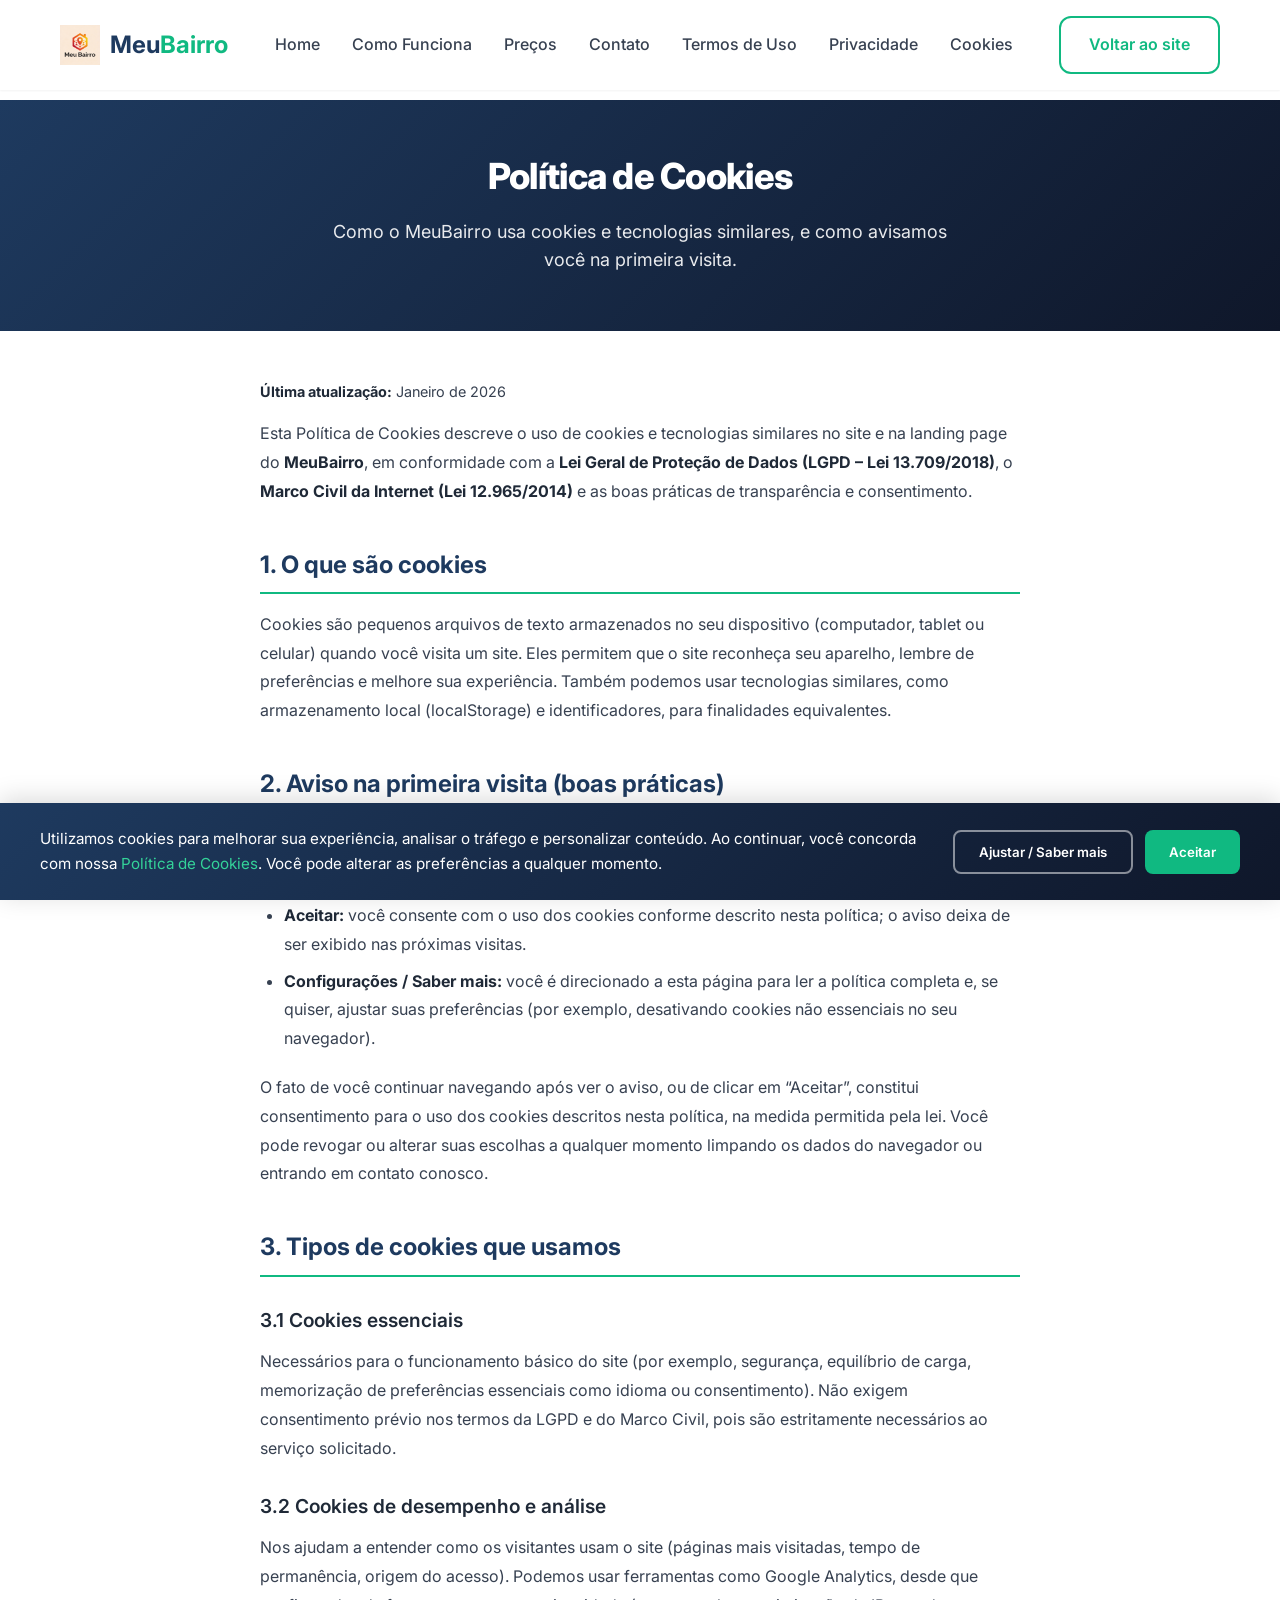
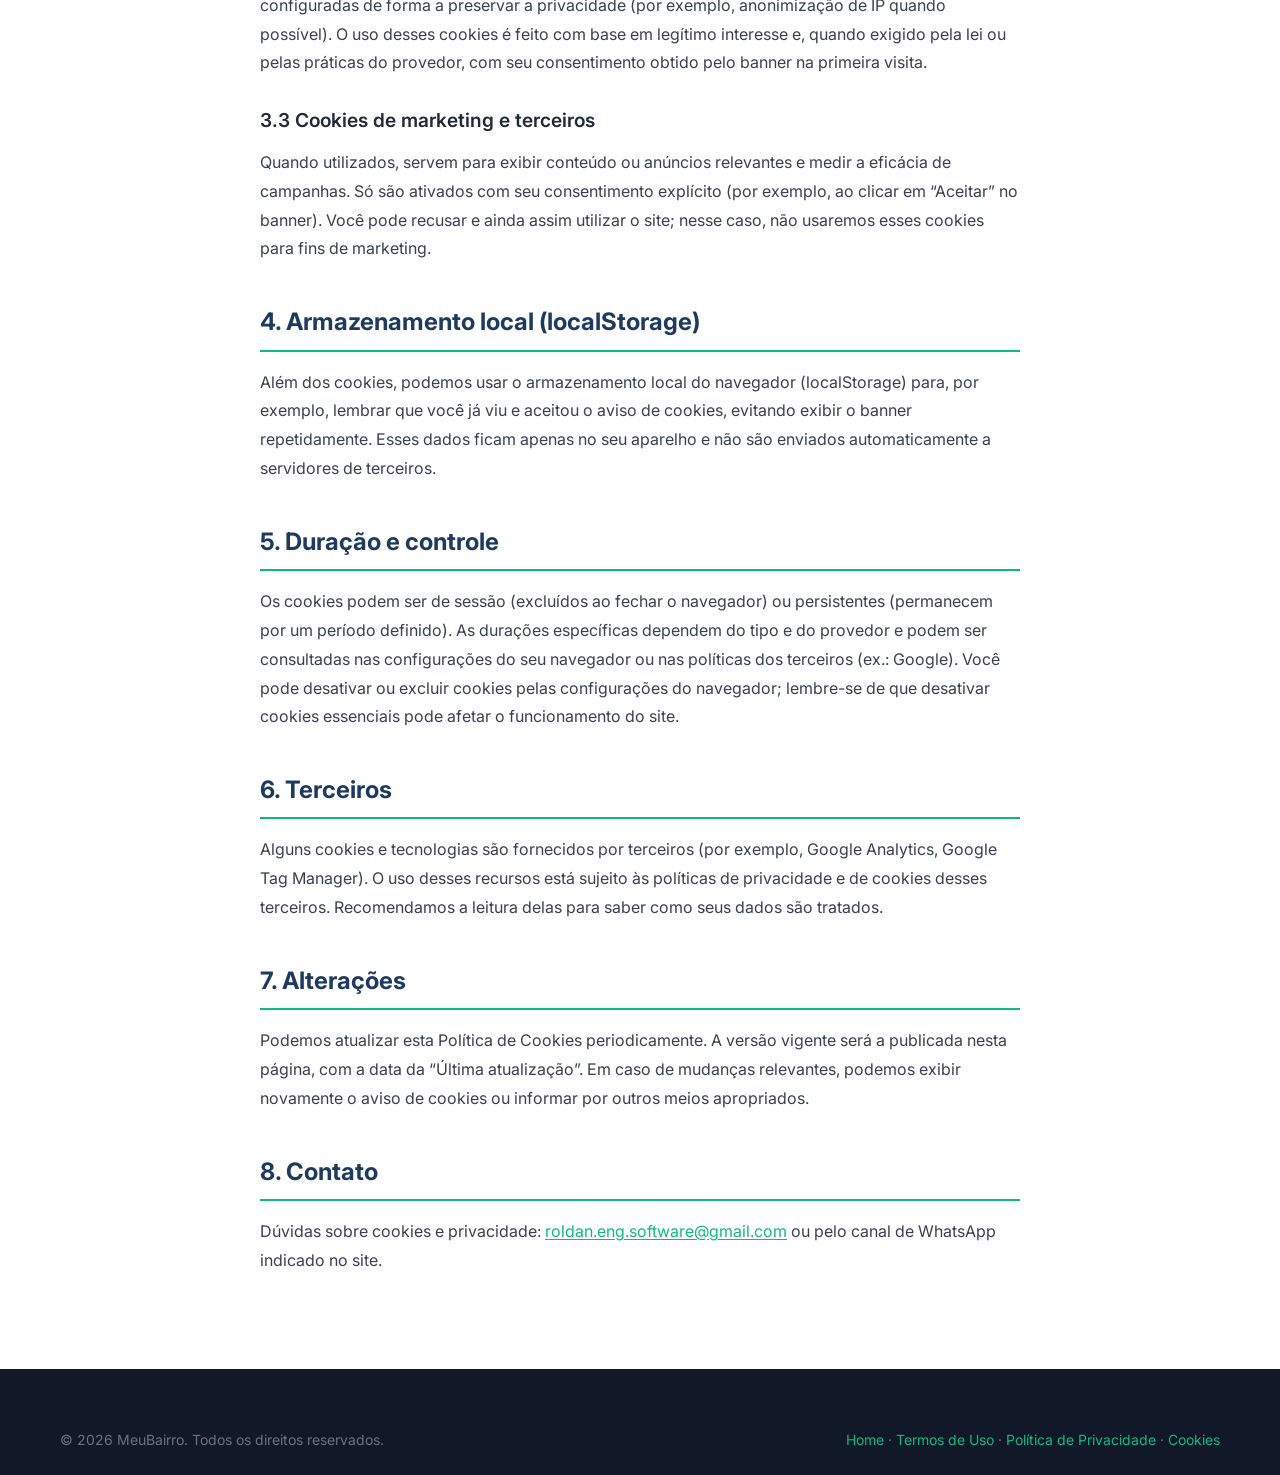
<file: cookies.html>
<!DOCTYPE html>
<html lang="pt-BR">

<head>
  <meta charset="UTF-8">
  <meta name="viewport" content="width=device-width, initial-scale=1.0">
  <meta name="description" content="Política de Cookies do MeuBairro - Uso de cookies e aviso na primeira visita.">
  <title>Cookies | MeuBairro</title>
  <link rel="icon" type="image/png" href="images/logo/logo-meubairro.png">
  <link rel="preconnect" href="https://fonts.googleapis.com">
  <link rel="preconnect" href="https://fonts.gstatic.com" crossorigin>
  <link href="https://fonts.googleapis.com/css2?family=Inter:wght@400;500;600;700;800&display=swap" rel="stylesheet">
  <link rel="stylesheet" href="css/style.css">
  <link rel="stylesheet" href="css/legal.css">
</head>

<body>
  <nav class="navbar">
    <div class="navbar-container">
      <a href="index.html" class="navbar-logo">
        <img src="images/logo/logo-meubairro.png" alt="MeuBairro Logo">
        <span>Meu<em>Bairro</em></span>
      </a>
      <ul class="navbar-menu">
        <li><a href="index.html">Home</a></li>
        <li><a href="index.html#como-funciona">Como Funciona</a></li>
        <li><a href="index.html#precos">Preços</a></li>
        <li><a href="index.html#contato">Contato</a></li>
        <li><a href="termos-de-uso.html">Termos de Uso</a></li>
        <li><a href="politica-privacidade.html">Privacidade</a></li>
        <li><a href="cookies.html">Cookies</a></li>
      </ul>
      <div class="navbar-actions">
        <a href="index.html" class="btn btn-secondary">Voltar ao site</a>
      </div>
      <div class="hamburger">
        <span></span><span></span><span></span>
      </div>
    </div>
  </nav>

  <div class="mobile-menu">
    <a href="index.html">Home</a>
    <a href="index.html#como-funciona">Como Funciona</a>
    <a href="index.html#precos">Preços</a>
    <a href="index.html#contato">Contato</a>
    <a href="termos-de-uso.html">Termos de Uso</a>
    <a href="politica-privacidade.html">Privacidade</a>
    <a href="cookies.html">Cookies</a>
    <a href="index.html" class="btn btn-secondary">Voltar ao site</a>
  </div>

  <main class="legal-page">
    <header class="legal-hero">
      <div class="container">
        <h1>Política de Cookies</h1>
        <p>Como o MeuBairro usa cookies e tecnologias similares, e como avisamos você na primeira visita.</p>
      </div>
    </header>

    <article class="legal-content">
      <p class="legal-date"><strong>Última atualização:</strong> Janeiro de 2026</p>

      <p>Esta Política de Cookies descreve o uso de cookies e tecnologias similares no site e na landing page do <strong>MeuBairro</strong>, em conformidade com a <strong>Lei Geral de Proteção de Dados (LGPD – Lei 13.709/2018)</strong>, o <strong>Marco Civil da Internet (Lei 12.965/2014)</strong> e as boas práticas de transparência e consentimento.</p>

      <h2>1. O que são cookies</h2>
      <p>Cookies são pequenos arquivos de texto armazenados no seu dispositivo (computador, tablet ou celular) quando você visita um site. Eles permitem que o site reconheça seu aparelho, lembre de preferências e melhore sua experiência. Também podemos usar tecnologias similares, como armazenamento local (localStorage) e identificadores, para finalidades equivalentes.</p>

      <h2>2. Aviso na primeira visita (boas práticas)</h2>
      <p>Quando você acessa nosso site ou landing page pela <strong>primeira vez</strong>, exibimos um aviso em destaque (banner) na parte inferior da tela informando sobre o uso de cookies e oferecendo as opções:</p>
      <ul>
        <li><strong>Aceitar:</strong> você consente com o uso dos cookies conforme descrito nesta política; o aviso deixa de ser exibido nas próximas visitas.</li>
        <li><strong>Configurações / Saber mais:</strong> você é direcionado a esta página para ler a política completa e, se quiser, ajustar suas preferências (por exemplo, desativando cookies não essenciais no seu navegador).</li>
      </ul>
      <p>O fato de você continuar navegando após ver o aviso, ou de clicar em “Aceitar”, constitui consentimento para o uso dos cookies descritos nesta política, na medida permitida pela lei. Você pode revogar ou alterar suas escolhas a qualquer momento limpando os dados do navegador ou entrando em contato conosco.</p>

      <h2>3. Tipos de cookies que usamos</h2>
      <h3>3.1 Cookies essenciais</h3>
      <p>Necessários para o funcionamento básico do site (por exemplo, segurança, equilíbrio de carga, memorização de preferências essenciais como idioma ou consentimento). Não exigem consentimento prévio nos termos da LGPD e do Marco Civil, pois são estritamente necessários ao serviço solicitado.</p>

      <h3>3.2 Cookies de desempenho e análise</h3>
      <p>Nos ajudam a entender como os visitantes usam o site (páginas mais visitadas, tempo de permanência, origem do acesso). Podemos usar ferramentas como Google Analytics, desde que configuradas de forma a preservar a privacidade (por exemplo, anonimização de IP quando possível). O uso desses cookies é feito com base em legítimo interesse e, quando exigido pela lei ou pelas práticas do provedor, com seu consentimento obtido pelo banner na primeira visita.</p>

      <h3>3.3 Cookies de marketing e terceiros</h3>
      <p>Quando utilizados, servem para exibir conteúdo ou anúncios relevantes e medir a eficácia de campanhas. Só são ativados com seu consentimento explícito (por exemplo, ao clicar em “Aceitar” no banner). Você pode recusar e ainda assim utilizar o site; nesse caso, não usaremos esses cookies para fins de marketing.</p>

      <h2>4. Armazenamento local (localStorage)</h2>
      <p>Além dos cookies, podemos usar o armazenamento local do navegador (localStorage) para, por exemplo, lembrar que você já viu e aceitou o aviso de cookies, evitando exibir o banner repetidamente. Esses dados ficam apenas no seu aparelho e não são enviados automaticamente a servidores de terceiros.</p>

      <h2>5. Duração e controle</h2>
      <p>Os cookies podem ser de sessão (excluídos ao fechar o navegador) ou persistentes (permanecem por um período definido). As durações específicas dependem do tipo e do provedor e podem ser consultadas nas configurações do seu navegador ou nas políticas dos terceiros (ex.: Google). Você pode desativar ou excluir cookies pelas configurações do navegador; lembre-se de que desativar cookies essenciais pode afetar o funcionamento do site.</p>

      <h2>6. Terceiros</h2>
      <p>Alguns cookies e tecnologias são fornecidos por terceiros (por exemplo, Google Analytics, Google Tag Manager). O uso desses recursos está sujeito às políticas de privacidade e de cookies desses terceiros. Recomendamos a leitura delas para saber como seus dados são tratados.</p>

      <h2>7. Alterações</h2>
      <p>Podemos atualizar esta Política de Cookies periodicamente. A versão vigente será a publicada nesta página, com a data da “Última atualização”. Em caso de mudanças relevantes, podemos exibir novamente o aviso de cookies ou informar por outros meios apropriados.</p>

      <h2>8. Contato</h2>
      <p>Dúvidas sobre cookies e privacidade: <a href="mailto:roldan.eng.software@gmail.com">roldan.eng.software@gmail.com</a> ou pelo canal de WhatsApp indicado no site.</p>
    </article>
  </main>

  <!-- Banner de cookies (first visit) -->
  <div id="cookieConsentBanner" class="cookie-banner" role="dialog" aria-label="Aviso sobre uso de cookies">
    <div class="cookie-banner-inner">
      <p>Utilizamos cookies para melhorar sua experiência, analisar o tráfego e personalizar conteúdo. Ao continuar, você concorda com nossa <a href="cookies.html" style="color: #34D399;">Política de Cookies</a>. Você pode alterar as preferências a qualquer momento.</p>
      <div class="cookie-banner-actions">
        <button type="button" class="btn-settings" data-cookie-settings>Ajustar / Saber mais</button>
        <button type="button" class="btn-accept" data-cookie-accept>Aceitar</button>
      </div>
    </div>
  </div>

  <footer class="footer">
    <div class="container">
      <div class="footer-bottom" style="border-top: none; padding-top: 0;">
        <p>&copy; 2026 MeuBairro. Todos os direitos reservados.</p>
        <p>
          <a href="index.html">Home</a> &middot;
          <a href="termos-de-uso.html">Termos de Uso</a> &middot;
          <a href="politica-privacidade.html">Política de Privacidade</a> &middot;
          <a href="cookies.html">Cookies</a>
        </p>
      </div>
    </div>
  </footer>

  <script src="js/main.js"></script>
  <script src="js/cookie-consent.js"></script>
</body>

</html>
</file>
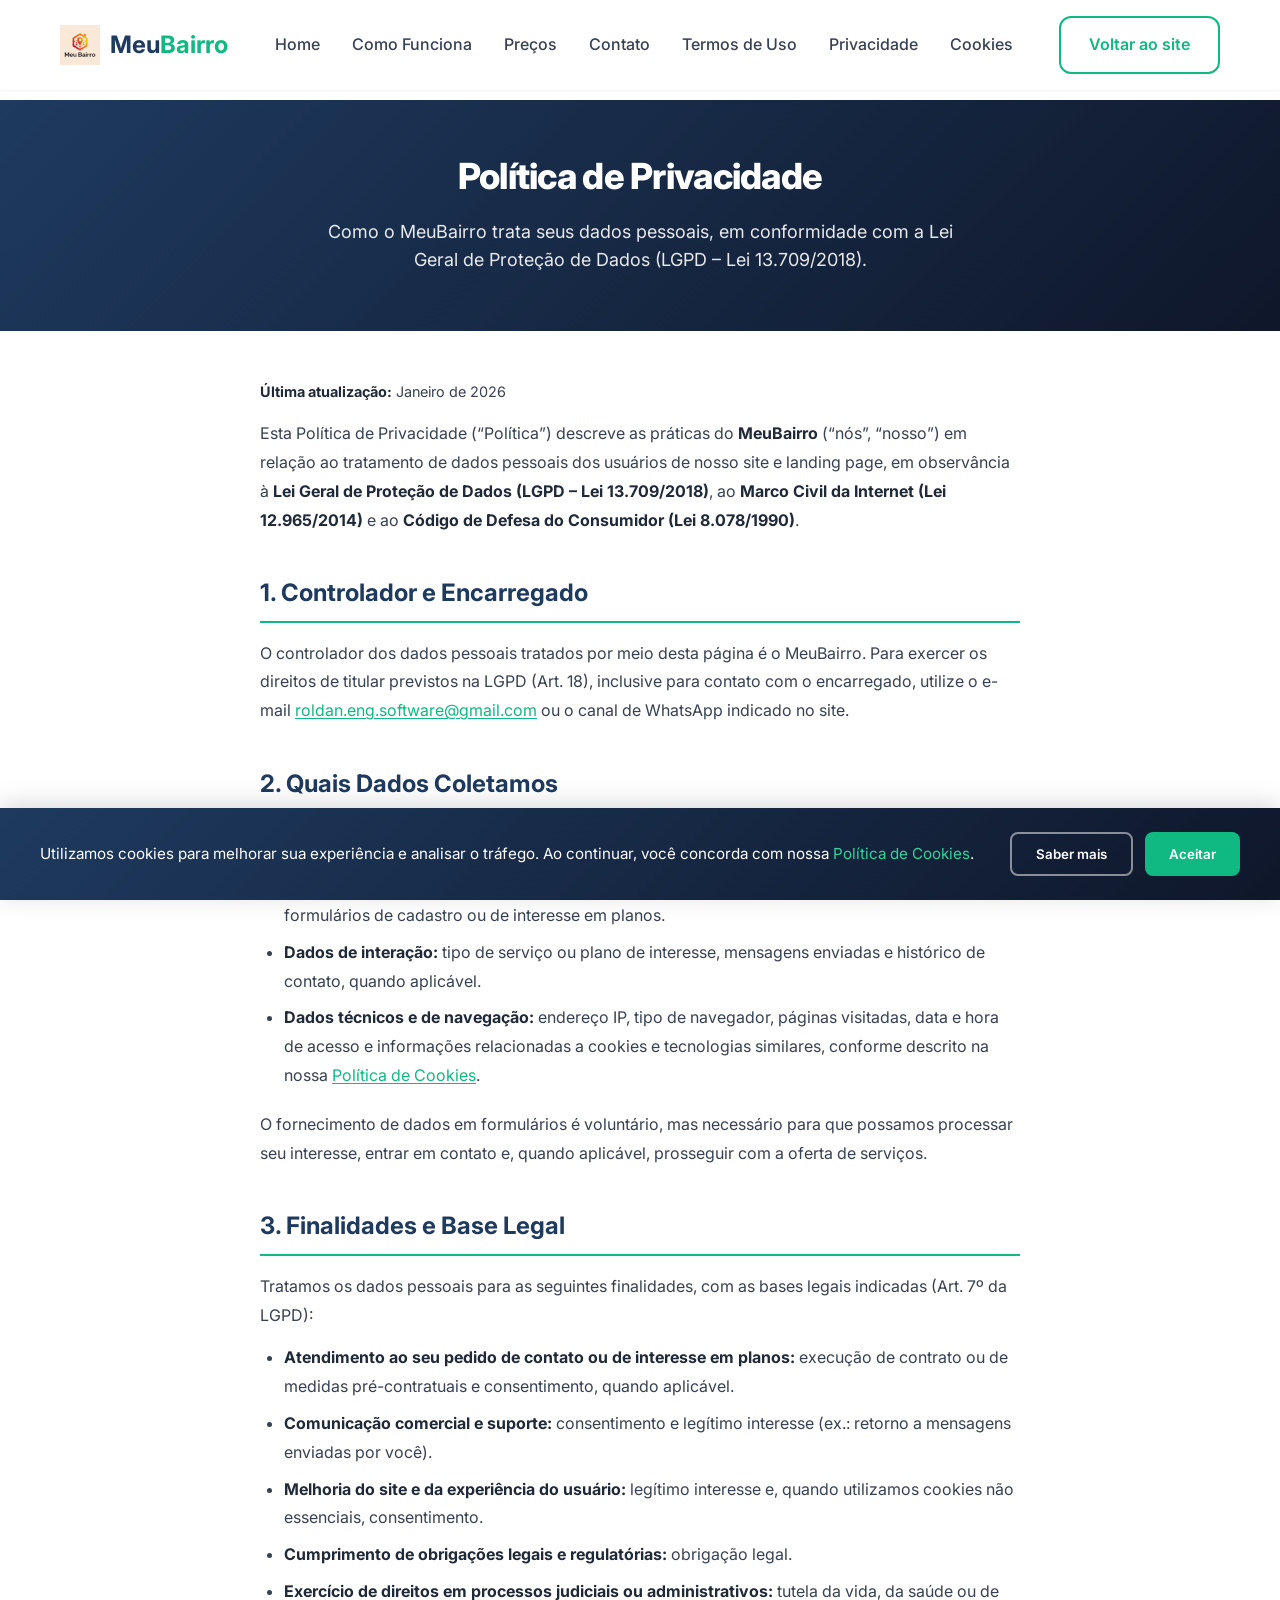
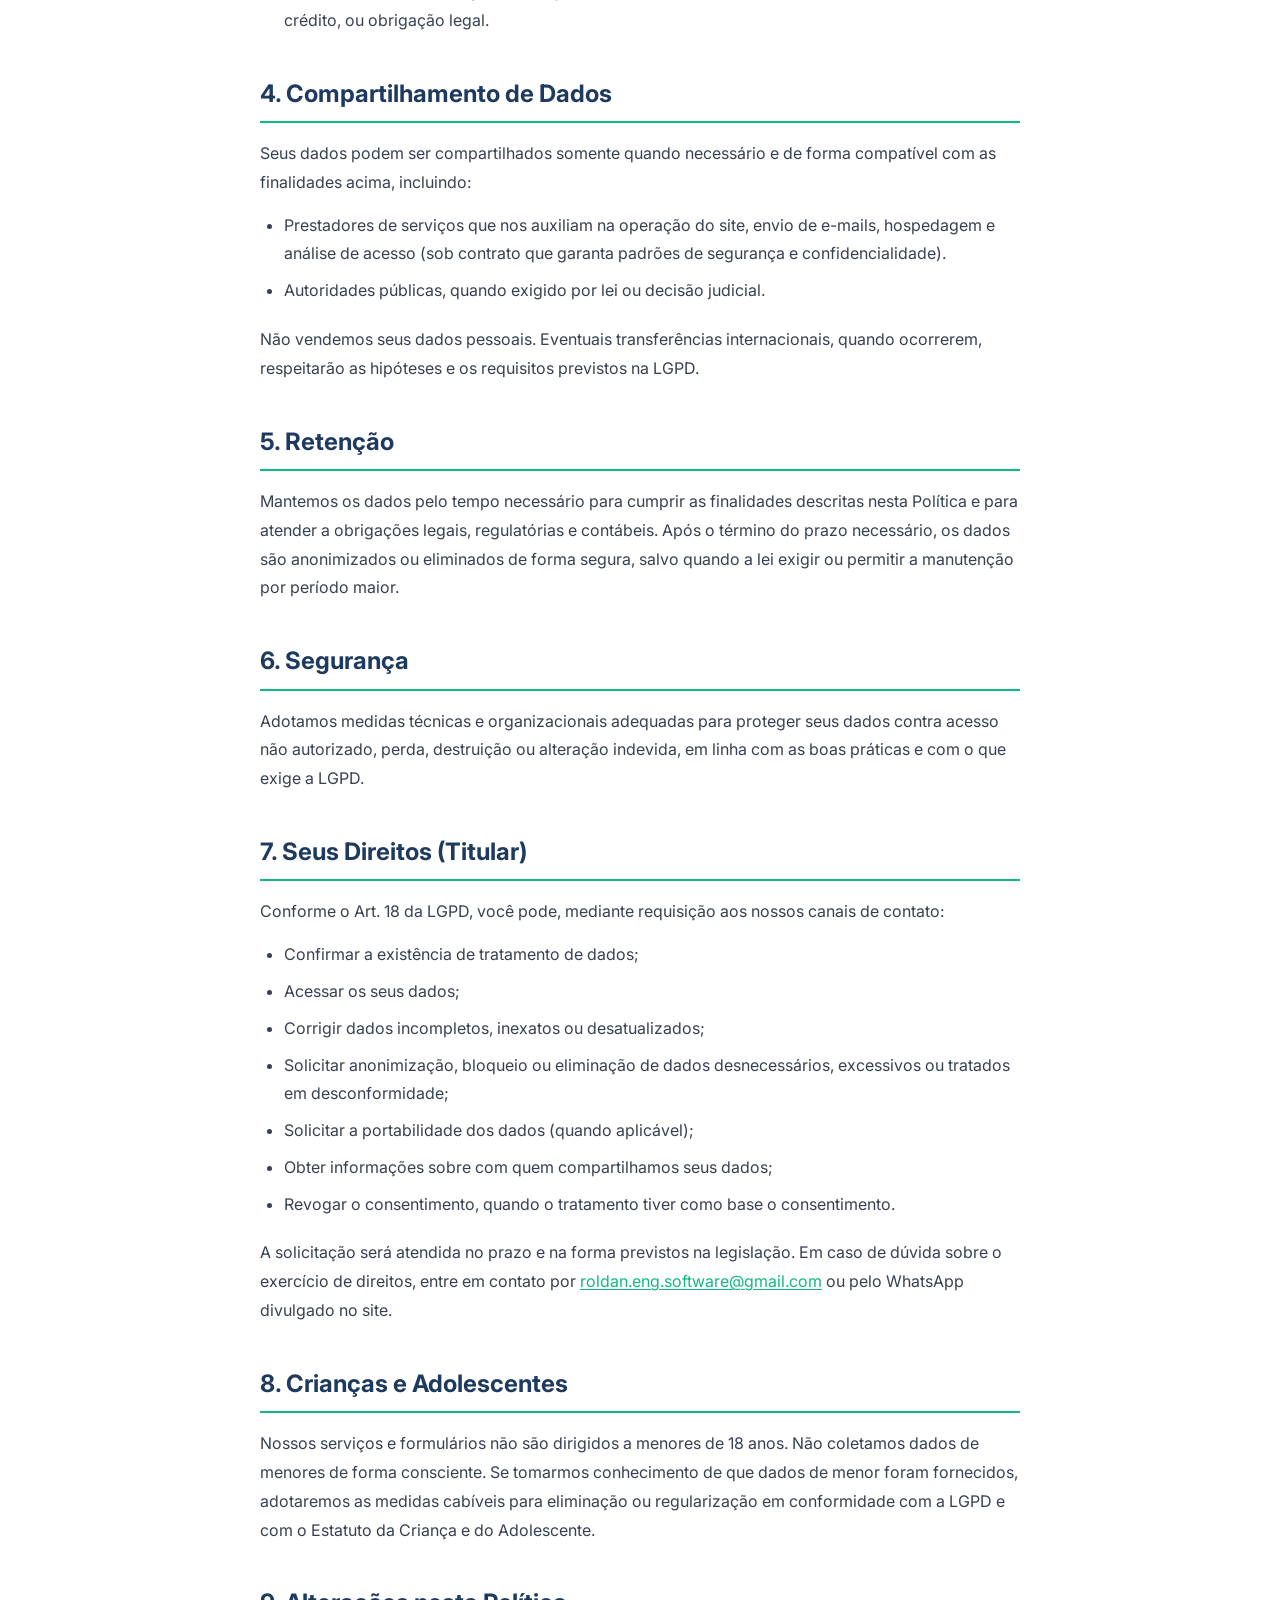
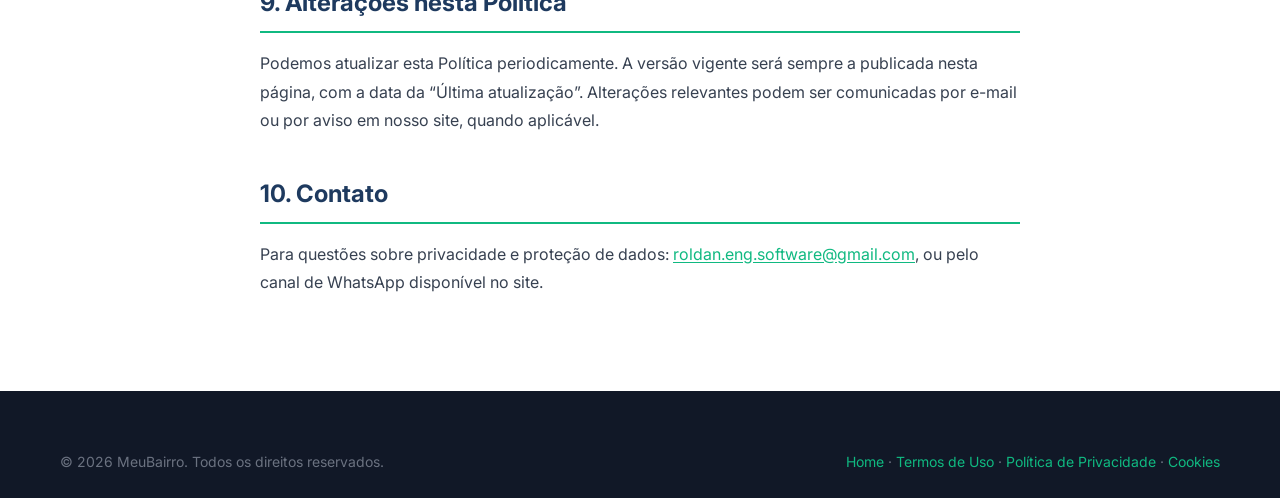
<file: politica-privacidade.html>
<!DOCTYPE html>
<html lang="pt-BR">

<head>
  <meta charset="UTF-8">
  <meta name="viewport" content="width=device-width, initial-scale=1.0">
  <meta name="description" content="Política de Privacidade do MeuBairro - Tratamento de dados pessoais e conformidade com a LGPD.">
  <title>Política de Privacidade | MeuBairro</title>
  <link rel="icon" type="image/png" href="images/logo/logo-meubairro.png">
  <link rel="preconnect" href="https://fonts.googleapis.com">
  <link rel="preconnect" href="https://fonts.gstatic.com" crossorigin>
  <link href="https://fonts.googleapis.com/css2?family=Inter:wght@400;500;600;700;800&display=swap" rel="stylesheet">
  <link rel="stylesheet" href="css/style.css">
  <link rel="stylesheet" href="css/legal.css">
</head>

<body>
  <nav class="navbar">
    <div class="navbar-container">
      <a href="index.html" class="navbar-logo">
        <img src="images/logo/logo-meubairro.png" alt="MeuBairro Logo">
        <span>Meu<em>Bairro</em></span>
      </a>
      <ul class="navbar-menu">
        <li><a href="index.html">Home</a></li>
        <li><a href="index.html#como-funciona">Como Funciona</a></li>
        <li><a href="index.html#precos">Preços</a></li>
        <li><a href="index.html#contato">Contato</a></li>
        <li><a href="termos-de-uso.html">Termos de Uso</a></li>
        <li><a href="politica-privacidade.html">Privacidade</a></li>
        <li><a href="cookies.html">Cookies</a></li>
      </ul>
      <div class="navbar-actions">
        <a href="index.html" class="btn btn-secondary">Voltar ao site</a>
      </div>
      <div class="hamburger">
        <span></span><span></span><span></span>
      </div>
    </div>
  </nav>

  <div class="mobile-menu">
    <a href="index.html">Home</a>
    <a href="index.html#como-funciona">Como Funciona</a>
    <a href="index.html#precos">Preços</a>
    <a href="index.html#contato">Contato</a>
    <a href="termos-de-uso.html">Termos de Uso</a>
    <a href="politica-privacidade.html">Privacidade</a>
    <a href="cookies.html">Cookies</a>
    <a href="index.html" class="btn btn-secondary">Voltar ao site</a>
  </div>

  <main class="legal-page">
    <header class="legal-hero">
      <div class="container">
        <h1>Política de Privacidade</h1>
        <p>Como o MeuBairro trata seus dados pessoais, em conformidade com a Lei Geral de Proteção de Dados (LGPD – Lei 13.709/2018).</p>
      </div>
    </header>

    <article class="legal-content">
      <p class="legal-date"><strong>Última atualização:</strong> Janeiro de 2026</p>

      <p>Esta Política de Privacidade (“Política”) descreve as práticas do <strong>MeuBairro</strong> (“nós”, “nosso”) em relação ao tratamento de dados pessoais dos usuários de nosso site e landing page, em observância à <strong>Lei Geral de Proteção de Dados (LGPD – Lei 13.709/2018)</strong>, ao <strong>Marco Civil da Internet (Lei 12.965/2014)</strong> e ao <strong>Código de Defesa do Consumidor (Lei 8.078/1990)</strong>.</p>

      <h2>1. Controlador e Encarregado</h2>
      <p>O controlador dos dados pessoais tratados por meio desta página é o MeuBairro. Para exercer os direitos de titular previstos na LGPD (Art. 18), inclusive para contato com o encarregado, utilize o e-mail <a href="mailto:roldan.eng.software@gmail.com">roldan.eng.software@gmail.com</a> ou o canal de WhatsApp indicado no site.</p>

      <h2>2. Quais Dados Coletamos</h2>
      <p>No contexto do site e da landing page, podemos coletar:</p>
      <ul>
        <li><strong>Dados identificadores:</strong> nome, e-mail e número de telefone/WhatsApp, quando você preenche formulários de cadastro ou de interesse em planos.</li>
        <li><strong>Dados de interação:</strong> tipo de serviço ou plano de interesse, mensagens enviadas e histórico de contato, quando aplicável.</li>
        <li><strong>Dados técnicos e de navegação:</strong> endereço IP, tipo de navegador, páginas visitadas, data e hora de acesso e informações relacionadas a cookies e tecnologias similares, conforme descrito na nossa <a href="cookies.html">Política de Cookies</a>.</li>
      </ul>
      <p>O fornecimento de dados em formulários é voluntário, mas necessário para que possamos processar seu interesse, entrar em contato e, quando aplicável, prosseguir com a oferta de serviços.</p>

      <h2>3. Finalidades e Base Legal</h2>
      <p>Tratamos os dados pessoais para as seguintes finalidades, com as bases legais indicadas (Art. 7º da LGPD):</p>
      <ul>
        <li><strong>Atendimento ao seu pedido de contato ou de interesse em planos:</strong> execução de contrato ou de medidas pré-contratuais e consentimento, quando aplicável.</li>
        <li><strong>Comunicação comercial e suporte:</strong> consentimento e legítimo interesse (ex.: retorno a mensagens enviadas por você).</li>
        <li><strong>Melhoria do site e da experiência do usuário:</strong> legítimo interesse e, quando utilizamos cookies não essenciais, consentimento.</li>
        <li><strong>Cumprimento de obrigações legais e regulatórias:</strong> obrigação legal.</li>
        <li><strong>Exercício de direitos em processos judiciais ou administrativos:</strong> tutela da vida, da saúde ou de crédito, ou obrigação legal.</li>
      </ul>

      <h2>4. Compartilhamento de Dados</h2>
      <p>Seus dados podem ser compartilhados somente quando necessário e de forma compatível com as finalidades acima, incluindo:</p>
      <ul>
        <li>Prestadores de serviços que nos auxiliam na operação do site, envio de e-mails, hospedagem e análise de acesso (sob contrato que garanta padrões de segurança e confidencialidade).</li>
        <li>Autoridades públicas, quando exigido por lei ou decisão judicial.</li>
      </ul>
      <p>Não vendemos seus dados pessoais. Eventuais transferências internacionais, quando ocorrerem, respeitarão as hipóteses e os requisitos previstos na LGPD.</p>

      <h2>5. Retenção</h2>
      <p>Mantemos os dados pelo tempo necessário para cumprir as finalidades descritas nesta Política e para atender a obrigações legais, regulatórias e contábeis. Após o término do prazo necessário, os dados são anonimizados ou eliminados de forma segura, salvo quando a lei exigir ou permitir a manutenção por período maior.</p>

      <h2>6. Segurança</h2>
      <p>Adotamos medidas técnicas e organizacionais adequadas para proteger seus dados contra acesso não autorizado, perda, destruição ou alteração indevida, em linha com as boas práticas e com o que exige a LGPD.</p>

      <h2>7. Seus Direitos (Titular)</h2>
      <p>Conforme o Art. 18 da LGPD, você pode, mediante requisição aos nossos canais de contato:</p>
      <ul>
        <li>Confirmar a existência de tratamento de dados;</li>
        <li>Acessar os seus dados;</li>
        <li>Corrigir dados incompletos, inexatos ou desatualizados;</li>
        <li>Solicitar anonimização, bloqueio ou eliminação de dados desnecessários, excessivos ou tratados em desconformidade;</li>
        <li>Solicitar a portabilidade dos dados (quando aplicável);</li>
        <li>Obter informações sobre com quem compartilhamos seus dados;</li>
        <li>Revogar o consentimento, quando o tratamento tiver como base o consentimento.</li>
      </ul>
      <p>A solicitação será atendida no prazo e na forma previstos na legislação. Em caso de dúvida sobre o exercício de direitos, entre em contato por <a href="mailto:roldan.eng.software@gmail.com">roldan.eng.software@gmail.com</a> ou pelo WhatsApp divulgado no site.</p>

      <h2>8. Crianças e Adolescentes</h2>
      <p>Nossos serviços e formulários não são dirigidos a menores de 18 anos. Não coletamos dados de menores de forma consciente. Se tomarmos conhecimento de que dados de menor foram fornecidos, adotaremos as medidas cabíveis para eliminação ou regularização em conformidade com a LGPD e com o Estatuto da Criança e do Adolescente.</p>

      <h2>9. Alterações nesta Política</h2>
      <p>Podemos atualizar esta Política periodicamente. A versão vigente será sempre a publicada nesta página, com a data da “Última atualização”. Alterações relevantes podem ser comunicadas por e-mail ou por aviso em nosso site, quando aplicável.</p>

      <h2>10. Contato</h2>
      <p>Para questões sobre privacidade e proteção de dados: <a href="mailto:roldan.eng.software@gmail.com">roldan.eng.software@gmail.com</a>, ou pelo canal de WhatsApp disponível no site.</p>
    </article>
  </main>

  <!-- Cookie Consent Banner (first visit) -->
  <div id="cookieConsentBanner" class="cookie-banner" role="dialog" aria-label="Aviso sobre uso de cookies">
    <div class="cookie-banner-inner">
      <p>Utilizamos cookies para melhorar sua experiência e analisar o tráfego. Ao continuar, você concorda com nossa <a href="cookies.html" style="color: #34D399;">Política de Cookies</a>.</p>
      <div class="cookie-banner-actions">
        <button type="button" class="btn-settings" data-cookie-settings>Saber mais</button>
        <button type="button" class="btn-accept" data-cookie-accept>Aceitar</button>
      </div>
    </div>
  </div>

  <footer class="footer">
    <div class="container">
      <div class="footer-bottom" style="border-top: none; padding-top: 0;">
        <p>&copy; 2026 MeuBairro. Todos os direitos reservados.</p>
        <p>
          <a href="index.html">Home</a> &middot;
          <a href="termos-de-uso.html">Termos de Uso</a> &middot;
          <a href="politica-privacidade.html">Política de Privacidade</a> &middot;
          <a href="cookies.html">Cookies</a>
        </p>
      </div>
    </div>
  </footer>

  <script src="js/main.js"></script>
  <script src="js/cookie-consent.js"></script>
</body>

</html>
</file>
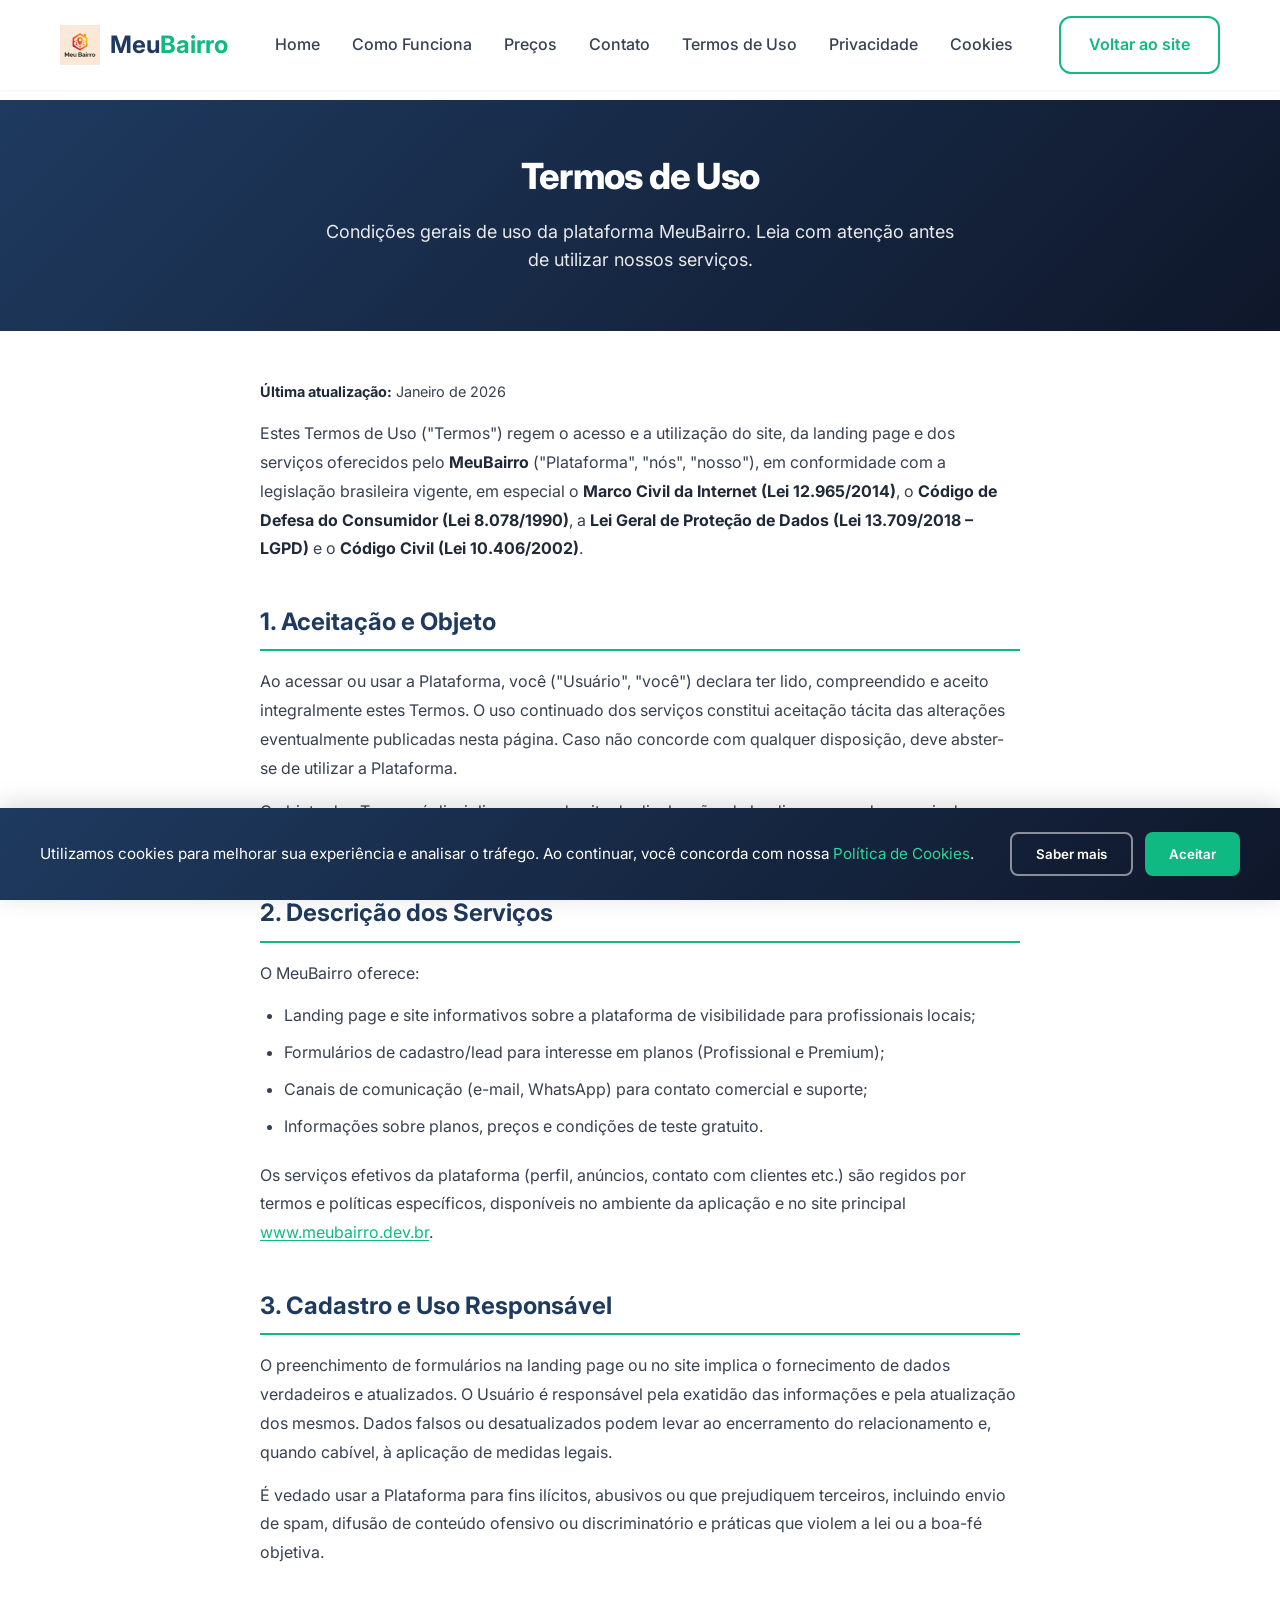
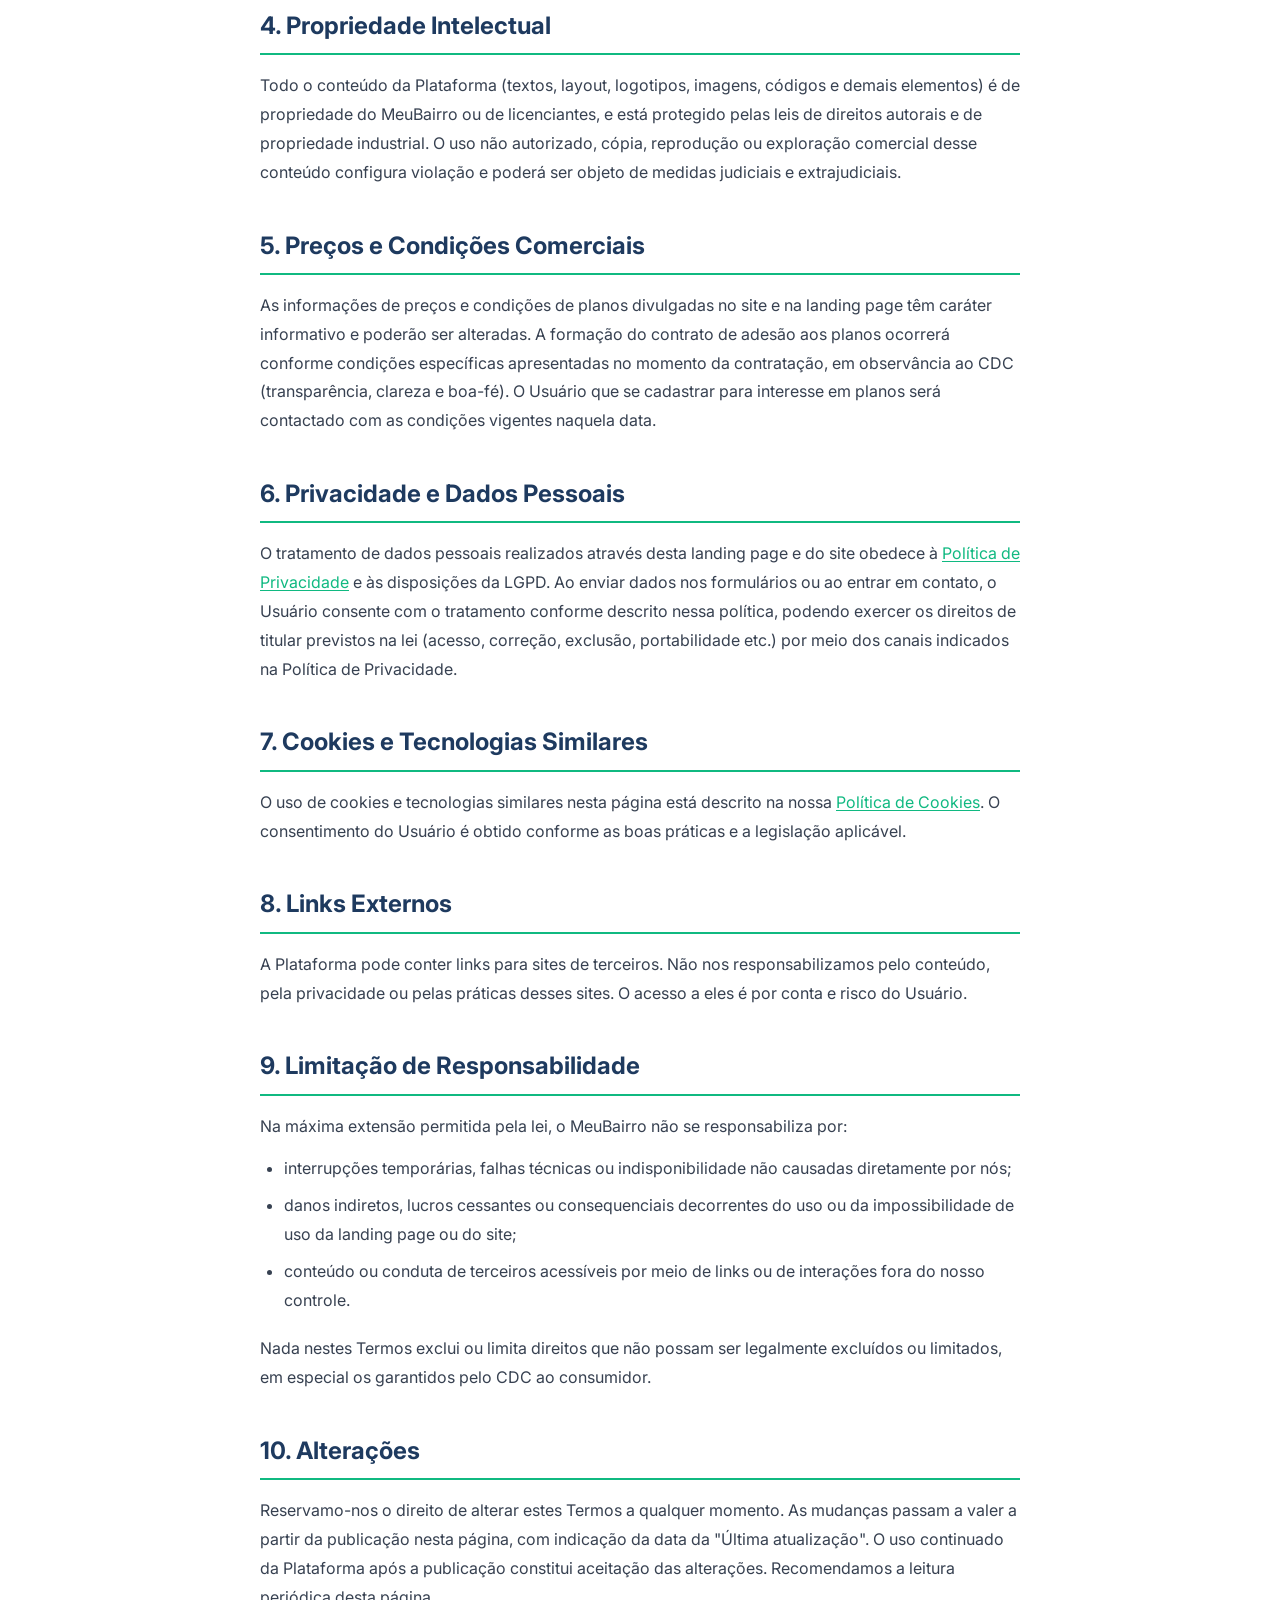
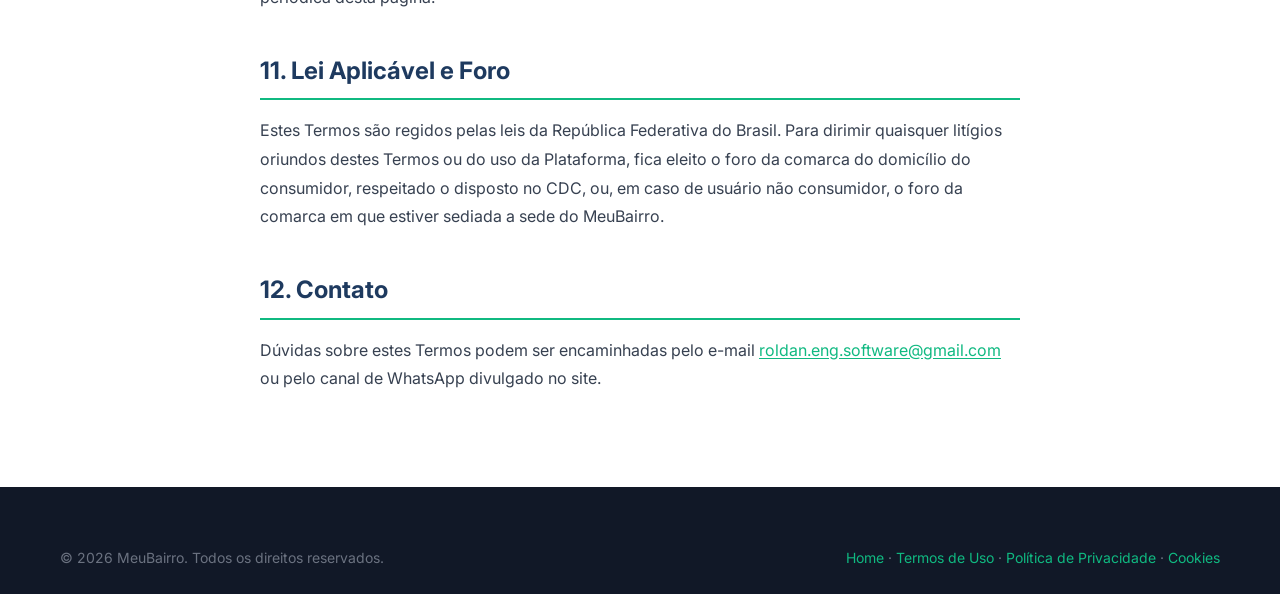
<file: termos-de-uso.html>
<!DOCTYPE html>
<html lang="pt-BR">

<head>
  <meta charset="UTF-8">
  <meta name="viewport" content="width=device-width, initial-scale=1.0">
  <meta name="description" content="Termos de Uso do MeuBairro - Condições gerais de uso da plataforma.">
  <title>Termos de Uso | MeuBairro</title>
  <link rel="icon" type="image/png" href="images/logo/logo-meubairro.png">
  <link rel="preconnect" href="https://fonts.googleapis.com">
  <link rel="preconnect" href="https://fonts.gstatic.com" crossorigin>
  <link href="https://fonts.googleapis.com/css2?family=Inter:wght@400;500;600;700;800&display=swap" rel="stylesheet">
  <link rel="stylesheet" href="css/style.css">
  <link rel="stylesheet" href="css/legal.css">
</head>

<body>
  <nav class="navbar">
    <div class="navbar-container">
      <a href="index.html" class="navbar-logo">
        <img src="images/logo/logo-meubairro.png" alt="MeuBairro Logo">
        <span>Meu<em>Bairro</em></span>
      </a>
      <ul class="navbar-menu">
        <li><a href="index.html">Home</a></li>
        <li><a href="index.html#como-funciona">Como Funciona</a></li>
        <li><a href="index.html#precos">Preços</a></li>
        <li><a href="index.html#contato">Contato</a></li>
        <li><a href="termos-de-uso.html">Termos de Uso</a></li>
        <li><a href="politica-privacidade.html">Privacidade</a></li>
        <li><a href="cookies.html">Cookies</a></li>
      </ul>
      <div class="navbar-actions">
        <a href="index.html" class="btn btn-secondary">Voltar ao site</a>
      </div>
      <div class="hamburger">
        <span></span><span></span><span></span>
      </div>
    </div>
  </nav>

  <div class="mobile-menu">
    <a href="index.html">Home</a>
    <a href="index.html#como-funciona">Como Funciona</a>
    <a href="index.html#precos">Preços</a>
    <a href="index.html#contato">Contato</a>
    <a href="termos-de-uso.html">Termos de Uso</a>
    <a href="politica-privacidade.html">Privacidade</a>
    <a href="cookies.html">Cookies</a>
    <a href="index.html" class="btn btn-secondary">Voltar ao site</a>
  </div>

  <main class="legal-page">
    <header class="legal-hero">
      <div class="container">
        <h1>Termos de Uso</h1>
        <p>Condições gerais de uso da plataforma MeuBairro. Leia com atenção antes de utilizar nossos serviços.</p>
      </div>
    </header>

    <article class="legal-content">
      <p class="legal-date"><strong>Última atualização:</strong> Janeiro de 2026</p>

      <p>Estes Termos de Uso ("Termos") regem o acesso e a utilização do site, da landing page e dos serviços oferecidos pelo <strong>MeuBairro</strong> ("Plataforma", "nós", "nosso"), em conformidade com a legislação brasileira vigente, em especial o <strong>Marco Civil da Internet (Lei 12.965/2014)</strong>, o <strong>Código de Defesa do Consumidor (Lei 8.078/1990)</strong>, a <strong>Lei Geral de Proteção de Dados (Lei 13.709/2018 – LGPD)</strong> e o <strong>Código Civil (Lei 10.406/2002)</strong>.</p>

      <h2>1. Aceitação e Objeto</h2>
      <p>Ao acessar ou usar a Plataforma, você ("Usuário", "você") declara ter lido, compreendido e aceito integralmente estes Termos. O uso continuado dos serviços constitui aceitação tácita das alterações eventualmente publicadas nesta página. Caso não concorde com qualquer disposição, deve abster-se de utilizar a Plataforma.</p>
      <p>O objeto dos Termos é disciplinar o uso do site de divulgação, da landing page e dos canais de cadastro e contato do MeuBairro, bem como das funcionalidades a eles vinculadas.</p>

      <h2>2. Descrição dos Serviços</h2>
      <p>O MeuBairro oferece:</p>
      <ul>
        <li>Landing page e site informativos sobre a plataforma de visibilidade para profissionais locais;</li>
        <li>Formulários de cadastro/lead para interesse em planos (Profissional e Premium);</li>
        <li>Canais de comunicação (e-mail, WhatsApp) para contato comercial e suporte;</li>
        <li>Informações sobre planos, preços e condições de teste gratuito.</li>
      </ul>
      <p>Os serviços efetivos da plataforma (perfil, anúncios, contato com clientes etc.) são regidos por termos e políticas específicos, disponíveis no ambiente da aplicação e no site principal <a href="https://www.meubairro.dev.br/" target="_blank" rel="noopener noreferrer">www.meubairro.dev.br</a>.</p>

      <h2>3. Cadastro e Uso Responsável</h2>
      <p>O preenchimento de formulários na landing page ou no site implica o fornecimento de dados verdadeiros e atualizados. O Usuário é responsável pela exatidão das informações e pela atualização dos mesmos. Dados falsos ou desatualizados podem levar ao encerramento do relacionamento e, quando cabível, à aplicação de medidas legais.</p>
      <p>É vedado usar a Plataforma para fins ilícitos, abusivos ou que prejudiquem terceiros, incluindo envio de spam, difusão de conteúdo ofensivo ou discriminatório e práticas que violem a lei ou a boa-fé objetiva.</p>

      <h2>4. Propriedade Intelectual</h2>
      <p>Todo o conteúdo da Plataforma (textos, layout, logotipos, imagens, códigos e demais elementos) é de propriedade do MeuBairro ou de licenciantes, e está protegido pelas leis de direitos autorais e de propriedade industrial. O uso não autorizado, cópia, reprodução ou exploração comercial desse conteúdo configura violação e poderá ser objeto de medidas judiciais e extrajudiciais.</p>

      <h2>5. Preços e Condições Comerciais</h2>
      <p>As informações de preços e condições de planos divulgadas no site e na landing page têm caráter informativo e poderão ser alteradas. A formação do contrato de adesão aos planos ocorrerá conforme condições específicas apresentadas no momento da contratação, em observância ao CDC (transparência, clareza e boa-fé). O Usuário que se cadastrar para interesse em planos será contactado com as condições vigentes naquela data.</p>

      <h2>6. Privacidade e Dados Pessoais</h2>
      <p>O tratamento de dados pessoais realizados através desta landing page e do site obedece à <a href="politica-privacidade.html">Política de Privacidade</a> e às disposições da LGPD. Ao enviar dados nos formulários ou ao entrar em contato, o Usuário consente com o tratamento conforme descrito nessa política, podendo exercer os direitos de titular previstos na lei (acesso, correção, exclusão, portabilidade etc.) por meio dos canais indicados na Política de Privacidade.</p>

      <h2>7. Cookies e Tecnologias Similares</h2>
      <p>O uso de cookies e tecnologias similares nesta página está descrito na nossa <a href="cookies.html">Política de Cookies</a>. O consentimento do Usuário é obtido conforme as boas práticas e a legislação aplicável.</p>

      <h2>8. Links Externos</h2>
      <p>A Plataforma pode conter links para sites de terceiros. Não nos responsabilizamos pelo conteúdo, pela privacidade ou pelas práticas desses sites. O acesso a eles é por conta e risco do Usuário.</p>

      <h2>9. Limitação de Responsabilidade</h2>
      <p>Na máxima extensão permitida pela lei, o MeuBairro não se responsabiliza por:</p>
      <ul>
        <li>interrupções temporárias, falhas técnicas ou indisponibilidade não causadas diretamente por nós;</li>
        <li>danos indiretos, lucros cessantes ou consequenciais decorrentes do uso ou da impossibilidade de uso da landing page ou do site;</li>
        <li>conteúdo ou conduta de terceiros acessíveis por meio de links ou de interações fora do nosso controle.</li>
      </ul>
      <p>Nada nestes Termos exclui ou limita direitos que não possam ser legalmente excluídos ou limitados, em especial os garantidos pelo CDC ao consumidor.</p>

      <h2>10. Alterações</h2>
      <p>Reservamo-nos o direito de alterar estes Termos a qualquer momento. As mudanças passam a valer a partir da publicação nesta página, com indicação da data da "Última atualização". O uso continuado da Plataforma após a publicação constitui aceitação das alterações. Recomendamos a leitura periódica desta página.</p>

      <h2>11. Lei Aplicável e Foro</h2>
      <p>Estes Termos são regidos pelas leis da República Federativa do Brasil. Para dirimir quaisquer litígios oriundos destes Termos ou do uso da Plataforma, fica eleito o foro da comarca do domicílio do consumidor, respeitado o disposto no CDC, ou, em caso de usuário não consumidor, o foro da comarca em que estiver sediada a sede do MeuBairro.</p>

      <h2>12. Contato</h2>
      <p>Dúvidas sobre estes Termos podem ser encaminhadas pelo e-mail <a href="mailto:roldan.eng.software@gmail.com">roldan.eng.software@gmail.com</a> ou pelo canal de WhatsApp divulgado no site.</p>
    </article>
  </main>

  <!-- Cookie Consent Banner (first visit) -->
  <div id="cookieConsentBanner" class="cookie-banner" role="dialog" aria-label="Aviso sobre uso de cookies">
    <div class="cookie-banner-inner">
      <p>Utilizamos cookies para melhorar sua experiência e analisar o tráfego. Ao continuar, você concorda com nossa <a href="cookies.html" style="color: #34D399;">Política de Cookies</a>.</p>
      <div class="cookie-banner-actions">
        <button type="button" class="btn-settings" data-cookie-settings>Saber mais</button>
        <button type="button" class="btn-accept" data-cookie-accept>Aceitar</button>
      </div>
    </div>
  </div>

  <footer class="footer">
    <div class="container">
      <div class="footer-bottom" style="border-top: none; padding-top: 0;">
        <p>&copy; 2026 MeuBairro. Todos os direitos reservados.</p>
        <p>
          <a href="index.html">Home</a> &middot;
          <a href="termos-de-uso.html">Termos de Uso</a> &middot;
          <a href="politica-privacidade.html">Política de Privacidade</a> &middot;
          <a href="cookies.html">Cookies</a>
        </p>
      </div>
    </div>
  </footer>

  <script src="js/main.js"></script>
  <script src="js/cookie-consent.js"></script>
</body>

</html>
</file>
<file: css/style.css>
/* ===================================================
   MeuBairro Landing Page - Style Sheet
   Versão: 1.0
   Autor: MeuBairro Team
   =================================================== */

/* === CSS Variables === */
:root {
  /* Colors */
  --primary-green: #10B981;
  --primary-green-dark: #059669;
  --primary-green-light: #34D399;
  --secondary-blue: #1E3A5F;
  --secondary-blue-dark: #0F172A;
  --accent-orange: #F97316;
  --accent-orange-dark: #EA580C;
  
  /* Neutrals */
  --white: #FFFFFF;
  --gray-50: #F9FAFB;
  --gray-100: #F3F4F6;
  --gray-200: #E5E7EB;
  --gray-300: #D1D5DB;
  --gray-400: #9CA3AF;
  --gray-500: #6B7280;
  --gray-600: #4B5563;
  --gray-700: #374151;
  --gray-800: #1F2937;
  --gray-900: #111827;
  
  /* WhatsApp */
  --whatsapp-green: #25D366;
  --whatsapp-green-dark: #128C7E;
  
  /* Gradients */
  --gradient-primary: linear-gradient(135deg, var(--primary-green) 0%, var(--primary-green-dark) 100%);
  --gradient-hero: linear-gradient(135deg, var(--secondary-blue) 0%, var(--secondary-blue-dark) 100%);
  --gradient-accent: linear-gradient(135deg, var(--accent-orange) 0%, var(--accent-orange-dark) 100%);
  
  /* Shadows */
  --shadow-sm: 0 1px 2px 0 rgba(0, 0, 0, 0.05);
  --shadow-md: 0 4px 6px -1px rgba(0, 0, 0, 0.1), 0 2px 4px -1px rgba(0, 0, 0, 0.06);
  --shadow-lg: 0 10px 15px -3px rgba(0, 0, 0, 0.1), 0 4px 6px -2px rgba(0, 0, 0, 0.05);
  --shadow-xl: 0 20px 25px -5px rgba(0, 0, 0, 0.1), 0 10px 10px -5px rgba(0, 0, 0, 0.04);
  --shadow-2xl: 0 25px 50px -12px rgba(0, 0, 0, 0.25);
  
  /* Typography */
  --font-primary: 'Inter', -apple-system, BlinkMacSystemFont, 'Segoe UI', Roboto, sans-serif;
  
  /* Spacing */
  --section-padding: 80px 0;
  --container-max: 1200px;
  
  /* Transitions */
  --transition-fast: 0.15s ease;
  --transition-normal: 0.3s ease;
  --transition-slow: 0.5s ease;
  
  /* Border Radius */
  --radius-sm: 4px;
  --radius-md: 8px;
  --radius-lg: 12px;
  --radius-xl: 16px;
  --radius-2xl: 24px;
  --radius-full: 9999px;
}

/* === Reset & Base === */
*,
*::before,
*::after {
  margin: 0;
  padding: 0;
  box-sizing: border-box;
}

html {
  scroll-behavior: smooth;
  font-size: 16px;
}

body {
  font-family: var(--font-primary);
  line-height: 1.6;
  color: var(--gray-800);
  background-color: var(--white);
  overflow-x: hidden;
}

img {
  max-width: 100%;
  height: auto;
  display: block;
}

a {
  text-decoration: none;
  color: inherit;
  transition: var(--transition-fast);
}

ul {
  list-style: none;
}

button {
  border: none;
  background: none;
  cursor: pointer;
  font-family: inherit;
}

input,
select,
textarea {
  font-family: inherit;
  font-size: inherit;
}

/* === Utilities === */
.container {
  max-width: var(--container-max);
  margin: 0 auto;
  padding: 0 20px;
}

.section-title {
  font-size: 2.5rem;
  font-weight: 700;
  color: var(--secondary-blue);
  text-align: center;
  margin-bottom: 1rem;
}

.section-subtitle {
  font-size: 1.125rem;
  color: var(--gray-600);
  text-align: center;
  max-width: 600px;
  margin: 0 auto 3rem;
}

/* === Buttons === */
.btn {
  display: inline-flex;
  align-items: center;
  justify-content: center;
  gap: 8px;
  padding: 14px 28px;
  font-size: 1rem;
  font-weight: 600;
  border-radius: var(--radius-lg);
  transition: var(--transition-normal);
  cursor: pointer;
}

.btn-primary {
  background: var(--gradient-primary);
  color: var(--white);
  box-shadow: var(--shadow-md);
}

.btn-primary:hover {
  transform: translateY(-2px);
  box-shadow: var(--shadow-lg);
}

.btn-secondary {
  background: var(--white);
  color: var(--primary-green);
  border: 2px solid var(--primary-green);
}

.btn-secondary:hover {
  background: var(--primary-green);
  color: var(--white);
}

.btn-accent {
  background: var(--gradient-accent);
  color: var(--white);
  box-shadow: var(--shadow-md);
}

.btn-accent:hover {
  transform: translateY(-2px);
  box-shadow: var(--shadow-lg);
}

.btn-lg {
  padding: 18px 36px;
  font-size: 1.125rem;
}

/* === Badge === */
.badge {
  display: inline-flex;
  align-items: center;
  gap: 6px;
  padding: 8px 16px;
  font-size: 0.875rem;
  font-weight: 600;
  border-radius: var(--radius-full);
  background: var(--accent-orange);
  color: var(--white);
}

.badge-premium {
  background: linear-gradient(135deg, #FFD700 0%, #FFA500 100%);
  color: var(--gray-900);
}

/* === Navbar === */
.navbar {
  position: fixed;
  top: 0;
  left: 0;
  right: 0;
  z-index: 1000;
  background: rgba(255, 255, 255, 0.95);
  backdrop-filter: blur(10px);
  box-shadow: var(--shadow-sm);
  transition: var(--transition-normal);
}

.navbar.scrolled {
  box-shadow: var(--shadow-md);
}

.navbar-container {
  display: flex;
  align-items: center;
  justify-content: space-between;
  padding: 16px 20px;
  max-width: var(--container-max);
  margin: 0 auto;
}

.navbar-logo {
  display: flex;
  align-items: center;
  gap: 10px;
}

.navbar-logo img {
  height: 40px;
  width: auto;
}

.navbar-logo span {
  font-size: 1.5rem;
  font-weight: 700;
  color: var(--secondary-blue);
}

.navbar-logo span em {
  font-style: normal;
  color: var(--primary-green);
}

.navbar-menu {
  display: flex;
  align-items: center;
  gap: 32px;
}

.navbar-menu a {
  font-weight: 500;
  color: var(--gray-700);
  position: relative;
}

.navbar-menu a::after {
  content: '';
  position: absolute;
  bottom: -4px;
  left: 0;
  width: 0;
  height: 2px;
  background: var(--primary-green);
  transition: var(--transition-normal);
}

.navbar-menu a:hover::after {
  width: 100%;
}

.navbar-menu a:hover {
  color: var(--primary-green);
}

.navbar-actions {
  display: flex;
  align-items: center;
  gap: 16px;
}

.btn-login {
  padding: 10px 24px;
  background: var(--primary-green);
  color: var(--white);
  border-radius: var(--radius-md);
  font-weight: 600;
  transition: var(--transition-normal);
}

.btn-login:hover {
  background: var(--primary-green-dark);
  transform: translateY(-1px);
}

/* Hamburger Menu */
.hamburger {
  display: none;
  flex-direction: column;
  gap: 5px;
  cursor: pointer;
  padding: 10px;
}

.hamburger span {
  width: 25px;
  height: 3px;
  background: var(--gray-700);
  border-radius: 3px;
  transition: var(--transition-normal);
}

.hamburger.active span:nth-child(1) {
  transform: rotate(45deg) translate(5px, 5px);
}

.hamburger.active span:nth-child(2) {
  opacity: 0;
}

.hamburger.active span:nth-child(3) {
  transform: rotate(-45deg) translate(7px, -6px);
}

/* === Hero Section === */
.hero {
  padding: 140px 0 80px;
  background: var(--gradient-hero);
  position: relative;
  overflow: hidden;
}

.hero::before {
  content: '';
  position: absolute;
  top: 0;
  right: 0;
  width: 50%;
  height: 100%;
  background: url('../images/hero-bg.png') no-repeat center center;
  background-size: contain;
  opacity: 0.1;
}

.hero-container {
  display: grid;
  grid-template-columns: 1fr 1fr;
  gap: 60px;
  align-items: center;
  max-width: var(--container-max);
  margin: 0 auto;
  padding: 0 20px;
  position: relative;
  z-index: 1;
}

.hero-content h1 {
  font-size: 3rem;
  font-weight: 800;
  color: var(--white);
  line-height: 1.2;
  margin-bottom: 1.5rem;
}

.hero-content h1 span {
  color: var(--primary-green-light);
}

.hero-content p {
  font-size: 1.25rem;
  color: var(--gray-300);
  margin-bottom: 2rem;
  line-height: 1.7;
}

.hero-cta {
  display: flex;
  align-items: center;
  gap: 16px;
  flex-wrap: wrap;
}

.hero-badge {
  margin-top: 2rem;
}

.hero-referral-banner {
  margin-top: 1rem;
  padding: 14px 20px;
  border-radius: var(--radius-full);
  background: linear-gradient(90deg, rgba(250, 204, 21, 0.12), rgba(16, 185, 129, 0.16));
  border: 1px solid rgba(250, 204, 21, 0.9);
  box-shadow: 0 10px 25px rgba(15, 23, 42, 0.45);
  display: inline-flex;
  align-items: center;
  justify-content: center;
  gap: 8px;
  color: var(--white);
  max-width: 520px;
}

.hero-referral-text {
  font-size: 0.98rem;
  font-weight: 600;
  text-align: left;
}

.hero-referral-text strong {
  color: #FEF9C3;
}

.hero-image {
  display: flex;
  justify-content: center;
  animation: float 6s ease-in-out infinite;
}

.hero-image img {
  max-width: 500px;
  border-radius: var(--radius-2xl);
  box-shadow: var(--shadow-2xl);
}

@keyframes float {
  0%, 100% { transform: translateY(0); }
  50% { transform: translateY(-20px); }
}

/* === Problems Section === */
.problems {
  padding: var(--section-padding);
  background: var(--gray-50);
}

.problems-grid {
  display: grid;
  grid-template-columns: repeat(auto-fit, minmax(280px, 1fr));
  gap: 24px;
}

.problem-card {
  background: var(--white);
  padding: 32px;
  border-radius: var(--radius-xl);
  box-shadow: var(--shadow-md);
  transition: var(--transition-normal);
  border-left: 4px solid var(--accent-orange);
}

.problem-card:hover {
  transform: translateY(-4px);
  box-shadow: var(--shadow-lg);
}

.problem-icon {
  width: 60px;
  height: 60px;
  background: rgba(249, 115, 22, 0.1);
  border-radius: var(--radius-lg);
  display: flex;
  align-items: center;
  justify-content: center;
  margin-bottom: 20px;
}

.problem-icon svg {
  width: 32px;
  height: 32px;
  color: var(--accent-orange);
}

.problem-card h3 {
  font-size: 1.25rem;
  font-weight: 600;
  color: var(--gray-800);
  margin-bottom: 12px;
}

.problem-card p {
  color: var(--gray-600);
  line-height: 1.6;
}

/* === Solutions Section === */
.solutions {
  padding: var(--section-padding);
  background: var(--white);
}

.solutions-grid {
  display: grid;
  grid-template-columns: repeat(auto-fit, minmax(300px, 1fr));
  gap: 24px;
}

.solution-card {
  background: var(--white);
  padding: 32px;
  border-radius: var(--radius-xl);
  box-shadow: var(--shadow-md);
  transition: var(--transition-normal);
  border: 2px solid transparent;
}

.solution-card:hover {
  transform: translateY(-4px);
  box-shadow: var(--shadow-lg);
  border-color: var(--primary-green);
}

.solution-icon {
  width: 60px;
  height: 60px;
  background: rgba(16, 185, 129, 0.1);
  border-radius: var(--radius-lg);
  display: flex;
  align-items: center;
  justify-content: center;
  margin-bottom: 20px;
}

.solution-icon svg {
  width: 32px;
  height: 32px;
  color: var(--primary-green);
}

.solution-card h3 {
  font-size: 1.25rem;
  font-weight: 600;
  color: var(--gray-800);
  margin-bottom: 12px;
}

.solution-card p {
  color: var(--gray-600);
  line-height: 1.6;
}

/* === How It Works Section === */
.how-it-works {
  padding: var(--section-padding);
  background: var(--gradient-hero);
}

.how-it-works .section-title,
.how-it-works .section-subtitle {
  color: var(--white);
}

.how-it-works .section-subtitle {
  color: var(--gray-300);
}

.steps-container {
  display: grid;
  grid-template-columns: repeat(3, 1fr);
  gap: 40px;
  position: relative;
}

.steps-container::before {
  content: '';
  position: absolute;
  top: 60px;
  left: 20%;
  right: 20%;
  height: 3px;
  background: rgba(255, 255, 255, 0.2);
}

.step-card {
  text-align: center;
  position: relative;
}

.step-number {
  width: 80px;
  height: 80px;
  background: var(--gradient-primary);
  border-radius: 50%;
  display: flex;
  align-items: center;
  justify-content: center;
  font-size: 2rem;
  font-weight: 700;
  color: var(--white);
  margin: 0 auto 24px;
  box-shadow: var(--shadow-lg);
  position: relative;
  z-index: 1;
}

.step-card h3 {
  font-size: 1.25rem;
  font-weight: 600;
  color: var(--white);
  margin-bottom: 12px;
}

.step-card p {
  color: var(--gray-300);
  line-height: 1.6;
}

/* === Pricing Section === */
.pricing {
  padding: var(--section-padding);
  background: var(--gray-50);
}

.pricing-container {
  display: grid;
  grid-template-columns: repeat(2, 1fr);
  gap: 32px;
  max-width: 900px;
  margin: 0 auto;
}

.pricing-card {
  background: var(--white);
  padding: 40px;
  border-radius: var(--radius-2xl);
  box-shadow: var(--shadow-lg);
  transition: var(--transition-normal);
  position: relative;
  overflow: hidden;
}

.pricing-card:hover {
  transform: translateY(-8px);
  box-shadow: var(--shadow-2xl);
}

.pricing-card.featured {
  border: 3px solid var(--primary-green);
  transform: scale(1.05);
}

.pricing-card.featured:hover {
  transform: scale(1.05) translateY(-8px);
}

.pricing-badge {
  position: absolute;
  top: 20px;
  right: -35px;
  background: var(--primary-green);
  color: var(--white);
  padding: 8px 40px;
  font-size: 0.75rem;
  font-weight: 700;
  text-transform: uppercase;
  transform: rotate(45deg);
}

.pricing-header {
  text-align: center;
  margin-bottom: 32px;
  padding-bottom: 24px;
  border-bottom: 1px solid var(--gray-200);
}

.pricing-header h3 {
  font-size: 1.5rem;
  font-weight: 700;
  color: var(--secondary-blue);
  margin-bottom: 8px;
}

.pricing-price {
  display: flex;
  align-items: baseline;
  justify-content: center;
  gap: 4px;
}

.pricing-price .currency {
  font-size: 1.5rem;
  font-weight: 600;
  color: var(--gray-600);
}

.pricing-price .amount {
  font-size: 3.5rem;
  font-weight: 800;
  color: var(--primary-green);
}

.pricing-price .period {
  font-size: 1rem;
  color: var(--gray-500);
}

.pricing-trial {
  background: rgba(16, 185, 129, 0.1);
  color: var(--primary-green);
  padding: 8px 16px;
  border-radius: var(--radius-full);
  font-size: 0.875rem;
  font-weight: 600;
  margin-top: 16px;
  display: inline-block;
}

.pricing-features {
  margin-bottom: 32px;
}

.pricing-features li {
  display: flex;
  align-items: flex-start;
  gap: 12px;
  padding: 12px 0;
  border-bottom: 1px solid var(--gray-100);
}

.pricing-features li:last-child {
  border-bottom: none;
}

.pricing-features svg {
  width: 20px;
  height: 20px;
  color: var(--primary-green);
  flex-shrink: 0;
  margin-top: 2px;
}

.pricing-features span {
  color: var(--gray-700);
}

.pricing-features .highlight {
  color: var(--primary-green);
  font-weight: 600;
}

.pricing-footer {
  text-align: center;
}

.pricing-note {
  text-align: center;
  margin-top: 32px;
  padding: 20px;
  background: var(--white);
  border-radius: var(--radius-lg);
  color: var(--gray-600);
  font-size: 0.875rem;
}

/* === Lead Capture Section === */
.lead-capture {
  padding: var(--section-padding);
  background: var(--gradient-primary);
  position: relative;
  overflow: hidden;
}

.lead-capture::before {
  content: '';
  position: absolute;
  top: -50%;
  right: -20%;
  width: 600px;
  height: 600px;
  background: rgba(255, 255, 255, 0.05);
  border-radius: 50%;
}

.lead-capture .section-title,
.lead-capture .section-subtitle {
  color: var(--white);
}

.lead-form-container {
  max-width: 500px;
  margin: 0 auto;
  background: var(--white);
  padding: 40px;
  border-radius: var(--radius-2xl);
  box-shadow: var(--shadow-2xl);
  position: relative;
  z-index: 1;
}

.lead-form .form-group {
  margin-bottom: 20px;
}

.lead-form label {
  display: block;
  font-weight: 600;
  color: var(--gray-700);
  margin-bottom: 8px;
}

.lead-form input,
.lead-form select {
  width: 100%;
  padding: 14px 16px;
  border: 2px solid var(--gray-200);
  border-radius: var(--radius-md);
  font-size: 1rem;
  transition: var(--transition-fast);
}

.lead-form input:focus,
.lead-form select:focus {
  outline: none;
  border-color: var(--primary-green);
  box-shadow: 0 0 0 3px rgba(16, 185, 129, 0.1);
}

.lead-form input.error,
.lead-form select.error {
  border-color: #EF4444;
}

.lead-form .error-message {
  color: #EF4444;
  font-size: 0.875rem;
  margin-top: 4px;
}

.lead-form-trust {
  text-align: center;
  color: var(--gray-500);
  font-size: 0.875rem;
  margin-top: 16px;
}

.lead-form-trust svg {
  width: 16px;
  height: 16px;
  vertical-align: middle;
  margin-right: 4px;
}

.form-success {
  text-align: center;
  padding: 50px 30px;
  background: linear-gradient(135deg, rgba(16, 185, 129, 0.1) 0%, rgba(16, 185, 129, 0.05) 100%);
  border: 2px solid var(--primary-green);
  border-radius: var(--radius-xl);
  margin-top: 20px;
  opacity: 0;
  transform: scale(0.9);
  transition: opacity 0.5s ease, transform 0.5s ease;
  animation: successFadeIn 0.5s ease forwards;
  box-shadow: 0 10px 30px rgba(16, 185, 129, 0.2);
}

@keyframes successFadeIn {
  from {
    opacity: 0;
    transform: scale(0.9) translateY(-10px);
  }
  to {
    opacity: 1;
    transform: scale(1) translateY(0);
  }
}

.form-success svg {
  width: 64px;
  height: 64px;
  color: var(--primary-green);
  margin-bottom: 16px;
  animation: checkmarkAnimation 0.6s ease 0.2s both;
}

@keyframes checkmarkAnimation {
  from {
    transform: scale(0);
    opacity: 0;
  }
  to {
    transform: scale(1);
    opacity: 1;
  }
}

.form-success h3 {
  font-size: 1.75rem;
  font-weight: 700;
  color: var(--primary-green);
  margin-bottom: 12px;
}

.form-success p {
  color: var(--gray-700);
  line-height: 1.6;
  font-size: 1.1rem;
}

.btn-loading {
  position: relative;
  pointer-events: none;
}

.btn-loading::after {
  content: '';
  width: 20px;
  height: 20px;
  border: 2px solid var(--white);
  border-top-color: transparent;
  border-radius: 50%;
  animation: spin 0.8s linear infinite;
  margin-left: 8px;
}

@keyframes spin {
  to { transform: rotate(360deg); }
}

/* === Testimonials Section === */
.testimonials {
  padding: var(--section-padding);
  background: var(--white);
}

.testimonials-grid {
  display: grid;
  grid-template-columns: repeat(3, 1fr);
  gap: 32px;
}

.testimonial-card {
  background: var(--white);
  padding: 32px;
  border-radius: var(--radius-xl);
  box-shadow: var(--shadow-md);
  transition: var(--transition-normal);
  position: relative;
}

.testimonial-card:hover {
  transform: translateY(-4px);
  box-shadow: var(--shadow-lg);
}

.testimonial-card::before {
  content: '"';
  position: absolute;
  top: 20px;
  left: 24px;
  font-size: 4rem;
  font-weight: 700;
  color: var(--primary-green);
  opacity: 0.2;
  font-family: serif;
  line-height: 1;
}

.testimonial-content {
  margin-bottom: 24px;
  position: relative;
  z-index: 1;
}

.testimonial-content p {
  color: var(--gray-600);
  font-style: italic;
  line-height: 1.7;
}

.testimonial-author {
  display: flex;
  align-items: center;
  gap: 16px;
}

.testimonial-author img {
  width: 56px;
  height: 56px;
  border-radius: 50%;
  object-fit: cover;
}

.testimonial-info h4 {
  font-weight: 600;
  color: var(--gray-800);
  margin-bottom: 4px;
}

.testimonial-info span {
  font-size: 0.875rem;
  color: var(--primary-green);
}

.testimonial-rating {
  display: flex;
  gap: 2px;
  margin-top: 4px;
}

.testimonial-rating svg {
  width: 16px;
  height: 16px;
  color: #FBBF24;
}

/* === CTA Section === */
.cta-section {
  padding: var(--section-padding);
  background: var(--secondary-blue);
  text-align: center;
  position: relative;
  overflow: hidden;
}

.cta-section::before,
.cta-section::after {
  content: '';
  position: absolute;
  width: 400px;
  height: 400px;
  background: rgba(16, 185, 129, 0.1);
  border-radius: 50%;
}

.cta-section::before {
  top: -200px;
  left: -200px;
}

.cta-section::after {
  bottom: -200px;
  right: -200px;
}

.cta-content {
  position: relative;
  z-index: 1;
}

.cta-section h2 {
  font-size: 2.5rem;
  font-weight: 800;
  color: var(--white);
  margin-bottom: 16px;
}

.cta-section p {
  font-size: 1.25rem;
  color: var(--gray-300);
  margin-bottom: 32px;
  max-width: 600px;
  margin-left: auto;
  margin-right: auto;
}

.cta-buttons {
  display: flex;
  align-items: center;
  justify-content: center;
  gap: 16px;
  flex-wrap: wrap;
  margin-bottom: 24px;
}

.cta-badge {
  background: rgba(255, 255, 255, 0.1);
  color: var(--white);
  padding: 12px 24px;
  border-radius: var(--radius-full);
  font-weight: 600;
  display: inline-flex;
  align-items: center;
  gap: 8px;
}

.cta-whatsapp {
  margin-top: 24px;
  color: var(--gray-300);
}

.cta-whatsapp a {
  color: var(--whatsapp-green);
  font-weight: 600;
  display: inline-flex;
  align-items: center;
  gap: 8px;
}

.cta-whatsapp a:hover {
  color: var(--white);
}

/* === Footer === */
.footer {
  background: var(--gray-900);
  padding: 60px 0 24px;
}

.footer-container {
  display: grid;
  grid-template-columns: 2fr 1fr 1fr 1fr;
  gap: 40px;
  margin-bottom: 40px;
}

.footer-brand p {
  color: var(--gray-400);
  margin: 16px 0 24px;
  line-height: 1.7;
}

.footer-social {
  display: flex;
  gap: 12px;
}

.footer-social a {
  width: 40px;
  height: 40px;
  background: var(--gray-800);
  border-radius: var(--radius-md);
  display: flex;
  align-items: center;
  justify-content: center;
  transition: var(--transition-normal);
}

.footer-social a:hover {
  background: var(--primary-green);
  transform: translateY(-2px);
}

.footer-social svg {
  width: 20px;
  height: 20px;
  color: var(--white);
}

.footer-column h4 {
  color: var(--white);
  font-weight: 600;
  margin-bottom: 20px;
}

.footer-column ul li {
  margin-bottom: 12px;
}

.footer-column a {
  color: var(--gray-400);
  transition: var(--transition-fast);
}

.footer-column a:hover {
  color: var(--primary-green);
}

.footer-contact {
  display: flex;
  align-items: center;
  gap: 12px;
  color: var(--gray-400);
  margin-bottom: 12px;
}

.footer-contact svg {
  width: 20px;
  height: 20px;
  color: var(--primary-green);
}

.footer-bottom {
  padding-top: 24px;
  border-top: 1px solid var(--gray-800);
  display: flex;
  align-items: center;
  justify-content: space-between;
  color: var(--gray-500);
  font-size: 0.875rem;
}

.footer-bottom a {
  color: var(--primary-green);
}

/* === WhatsApp Float Button === */
.whatsapp-float {
  position: fixed;
  bottom: 24px;
  right: 24px;
  width: 60px;
  height: 60px;
  background: var(--whatsapp-green);
  border-radius: 50%;
  display: flex;
  align-items: center;
  justify-content: center;
  box-shadow: 0 4px 12px rgba(37, 211, 102, 0.4);
  z-index: 999;
  transition: var(--transition-normal);
  animation: pulse-whatsapp 2s infinite;
}

.whatsapp-float:hover {
  transform: scale(1.1);
  box-shadow: 0 6px 20px rgba(37, 211, 102, 0.5);
}

.whatsapp-float svg {
  width: 32px;
  height: 32px;
  color: var(--white);
}

.whatsapp-float .tooltip {
  position: absolute;
  right: 70px;
  background: var(--gray-900);
  color: var(--white);
  padding: 8px 16px;
  border-radius: var(--radius-md);
  font-size: 0.875rem;
  white-space: nowrap;
  opacity: 0;
  visibility: hidden;
  transition: var(--transition-normal);
}

.whatsapp-float:hover .tooltip {
  opacity: 1;
  visibility: visible;
}

@keyframes pulse-whatsapp {
  0% { box-shadow: 0 4px 12px rgba(37, 211, 102, 0.4); }
  50% { box-shadow: 0 4px 24px rgba(37, 211, 102, 0.6); }
  100% { box-shadow: 0 4px 12px rgba(37, 211, 102, 0.4); }
}

/* === Modal === */
.modal-overlay {
  position: fixed;
  top: 0;
  left: 0;
  right: 0;
  bottom: 0;
  background: rgba(0, 0, 0, 0.5);
  backdrop-filter: blur(4px);
  display: flex;
  align-items: center;
  justify-content: center;
  z-index: 2000;
  opacity: 0;
  visibility: hidden;
  transition: var(--transition-normal);
}

.modal-overlay.active {
  opacity: 1;
  visibility: visible;
}

.modal-content {
  background: var(--white);
  padding: 48px;
  border-radius: var(--radius-2xl);
  max-width: 450px;
  width: 90%;
  text-align: center;
  transform: scale(0.9);
  transition: var(--transition-normal);
  box-shadow: var(--shadow-2xl);
}

.modal-overlay.active .modal-content {
  transform: scale(1);
}

.modal-icon {
  width: 80px;
  height: 80px;
  background: rgba(16, 185, 129, 0.1);
  border-radius: 50%;
  display: flex;
  align-items: center;
  justify-content: center;
  margin: 0 auto 24px;
}

.modal-icon svg {
  width: 40px;
  height: 40px;
  color: var(--primary-green);
}

.modal-content h2 {
  font-size: 1.75rem;
  font-weight: 700;
  color: var(--secondary-blue);
  margin-bottom: 16px;
}

.modal-content p {
  color: var(--gray-600);
  margin-bottom: 32px;
  line-height: 1.7;
}

.modal-buttons {
  display: flex;
  flex-direction: column;
  gap: 12px;
}

.btn-close-modal {
  padding: 12px 24px;
  background: var(--gray-100);
  color: var(--gray-700);
  border-radius: var(--radius-md);
  font-weight: 600;
  transition: var(--transition-normal);
}

.btn-close-modal:hover {
  background: var(--gray-200);
}

/* === Mobile Menu === */
.mobile-menu {
  position: fixed;
  top: 72px;
  left: 0;
  right: 0;
  background: var(--white);
  padding: 24px;
  box-shadow: var(--shadow-lg);
  transform: translateY(-100%);
  opacity: 0;
  visibility: hidden;
  transition: var(--transition-normal);
  z-index: 999;
}

.mobile-menu.active {
  transform: translateY(0);
  opacity: 1;
  visibility: visible;
}

.mobile-menu a {
  display: block;
  padding: 16px 0;
  font-weight: 500;
  color: var(--gray-700);
  border-bottom: 1px solid var(--gray-100);
}

.mobile-menu a:last-child {
  border-bottom: none;
}

.mobile-menu .btn-login {
  margin-top: 16px;
  width: 100%;
  text-align: center;
}

/* === Responsive === */
@media (max-width: 1024px) {
  .hero-container {
    grid-template-columns: 1fr;
    text-align: center;
  }
  
  .hero-content h1 {
    font-size: 2.5rem;
  }
  
  .hero-cta {
    justify-content: center;
  }
  
  .hero-image {
    order: -1;
  }
  
  .hero-image img {
    max-width: 400px;
  }
  
  .steps-container {
    grid-template-columns: 1fr;
    gap: 32px;
  }
  
  .steps-container::before {
    display: none;
  }
  
  .pricing-container {
    grid-template-columns: 1fr;
    max-width: 450px;
  }
  
  .pricing-card.featured {
    transform: none;
  }
  
  .pricing-card.featured:hover {
    transform: translateY(-8px);
  }
  
  .testimonials-grid {
    grid-template-columns: 1fr;
  }
  
  .footer-container {
    grid-template-columns: 1fr 1fr;
  }
}

@media (max-width: 768px) {
  html {
    font-size: 15px;
  }
  
  .navbar-menu,
  .navbar-actions {
    display: none;
  }
  
  .hamburger {
    display: flex;
  }
  
  .section-title {
    font-size: 2rem;
  }
  
  .hero {
    padding: 120px 0 60px;
  }
  
  .hero-content h1 {
    font-size: 2rem;
  }
  
  .hero-content p {
    font-size: 1.1rem;
  }
  
  .hero-image img {
    max-width: 300px;
  }
  
  .problems-grid,
  .solutions-grid {
    grid-template-columns: 1fr;
  }
  
  .lead-form-container {
    padding: 24px;
  }
  
  .cta-section h2 {
    font-size: 1.75rem;
  }
  
  .footer-container {
    grid-template-columns: 1fr;
    text-align: center;
  }
  
  .footer-social {
    justify-content: center;
  }
  
  .footer-bottom {
    flex-direction: column;
    gap: 12px;
    text-align: center;
  }
  
  .whatsapp-float {
    width: 56px;
    height: 56px;
    bottom: 20px;
    right: 20px;
  }
  
  .whatsapp-float svg {
    width: 28px;
    height: 28px;
  }
  
  .whatsapp-float .tooltip {
    display: none;
  }
}

@media (max-width: 480px) {
  .container {
    padding: 0 16px;
  }
  
  .btn {
    padding: 12px 20px;
    font-size: 0.9rem;
  }
  
  .btn-lg {
    padding: 14px 28px;
    font-size: 1rem;
  }
  
  .hero-cta {
    flex-direction: column;
  }
  
  .hero-cta .btn {
    width: 100%;
  }
  
  .pricing-card {
    padding: 24px;
  }
  
  .modal-content {
    padding: 32px 24px;
  }
}

/* === Print Styles === */
@media print {
  .navbar,
  .whatsapp-float,
  .modal-overlay {
    display: none !important;
  }
  
  .hero {
    background: none !important;
    color: #000 !important;
  }
}
</file>
<file: css/legal.css>
/* ===================================================
   MeuBairro - Páginas Legais
   Termos de Uso | Política de Privacidade | Cookies
   =================================================== */

/* Reuso das variáveis do style.css - garantido se carregado após */
.legal-page {
  padding-top: 100px;
  padding-bottom: 80px;
  min-height: 100vh;
}

.legal-hero {
  background: var(--gradient-hero, linear-gradient(135deg, #1E3A5F 0%, #0F172A 100%));
  color: #fff;
  padding: 48px 0 56px;
  margin-bottom: 48px;
  text-align: center;
}

.legal-hero h1 {
  font-size: 2.25rem;
  font-weight: 800;
  margin-bottom: 12px;
  letter-spacing: -0.02em;
}

.legal-hero p {
  font-size: 1.125rem;
  opacity: 0.9;
  max-width: 640px;
  margin: 0 auto;
}

.legal-content {
  max-width: 800px;
  margin: 0 auto;
  padding: 0 20px;
}

.legal-content h2 {
  font-size: 1.5rem;
  font-weight: 700;
  color: var(--secondary-blue, #1E3A5F);
  margin-top: 40px;
  margin-bottom: 16px;
  padding-bottom: 8px;
  border-bottom: 2px solid var(--primary-green, #10B981);
}

.legal-content h3 {
  font-size: 1.2rem;
  font-weight: 600;
  color: var(--gray-800, #1F2937);
  margin-top: 28px;
  margin-bottom: 12px;
}

.legal-content p,
.legal-content li {
  color: var(--gray-700, #374151);
  line-height: 1.8;
  margin-bottom: 14px;
}

.legal-content ul {
  list-style: disc;
  padding-left: 24px;
  margin-bottom: 20px;
}

.legal-content ul li {
  margin-bottom: 8px;
}

.legal-content strong {
  color: var(--gray-800, #1F2937);
}

.legal-content a {
  color: var(--primary-green, #10B981);
  text-decoration: underline;
  text-underline-offset: 2px;
}

.legal-content a:hover {
  color: var(--primary-green-dark, #059669);
}

.legal-date {
  font-size: 0.9rem;
  color: var(--gray-500, #6B7280);
  margin-bottom: 32px;
}

/* Cookie Banner - primeira visita */
.cookie-banner {
  position: fixed;
  bottom: 0;
  left: 0;
  right: 0;
  background: linear-gradient(135deg, #1E3A5F 0%, #0F172A 100%);
  color: #fff;
  padding: 24px 20px;
  box-shadow: 0 -4px 24px rgba(0,0,0,0.15);
  z-index: 9999;
  transform: translateY(100%);
  transition: transform 0.4s ease;
}

.cookie-banner.is-visible {
  transform: translateY(0);
}

.cookie-banner-inner {
  max-width: 1200px;
  margin: 0 auto;
  display: flex;
  align-items: center;
  justify-content: space-between;
  gap: 24px;
  flex-wrap: wrap;
}

.cookie-banner p {
  flex: 1;
  min-width: 280px;
  margin: 0;
  font-size: 0.95rem;
  line-height: 1.6;
}

.cookie-banner-actions {
  display: flex;
  gap: 12px;
  flex-shrink: 0;
}

.cookie-banner .btn-accept {
  background: var(--primary-green, #10B981);
  color: #fff;
  padding: 12px 24px;
  border-radius: 8px;
  font-weight: 600;
  cursor: pointer;
  border: none;
  transition: opacity 0.2s;
}

.cookie-banner .btn-accept:hover {
  opacity: 0.95;
}

.cookie-banner .btn-settings {
  background: transparent;
  color: #fff;
  padding: 12px 24px;
  border-radius: 8px;
  font-weight: 600;
  cursor: pointer;
  border: 2px solid rgba(255,255,255,0.5);
}

.cookie-banner .btn-settings:hover {
  border-color: #fff;
  background: rgba(255,255,255,0.1);
}

@media (max-width: 640px) {
  .legal-hero h1 { font-size: 1.75rem; }
  .cookie-banner-inner { flex-direction: column; align-items: stretch; }
  .cookie-banner-actions { justify-content: stretch; }
  .cookie-banner .btn-accept,
  .cookie-banner .btn-settings { flex: 1; }
}
</file>
